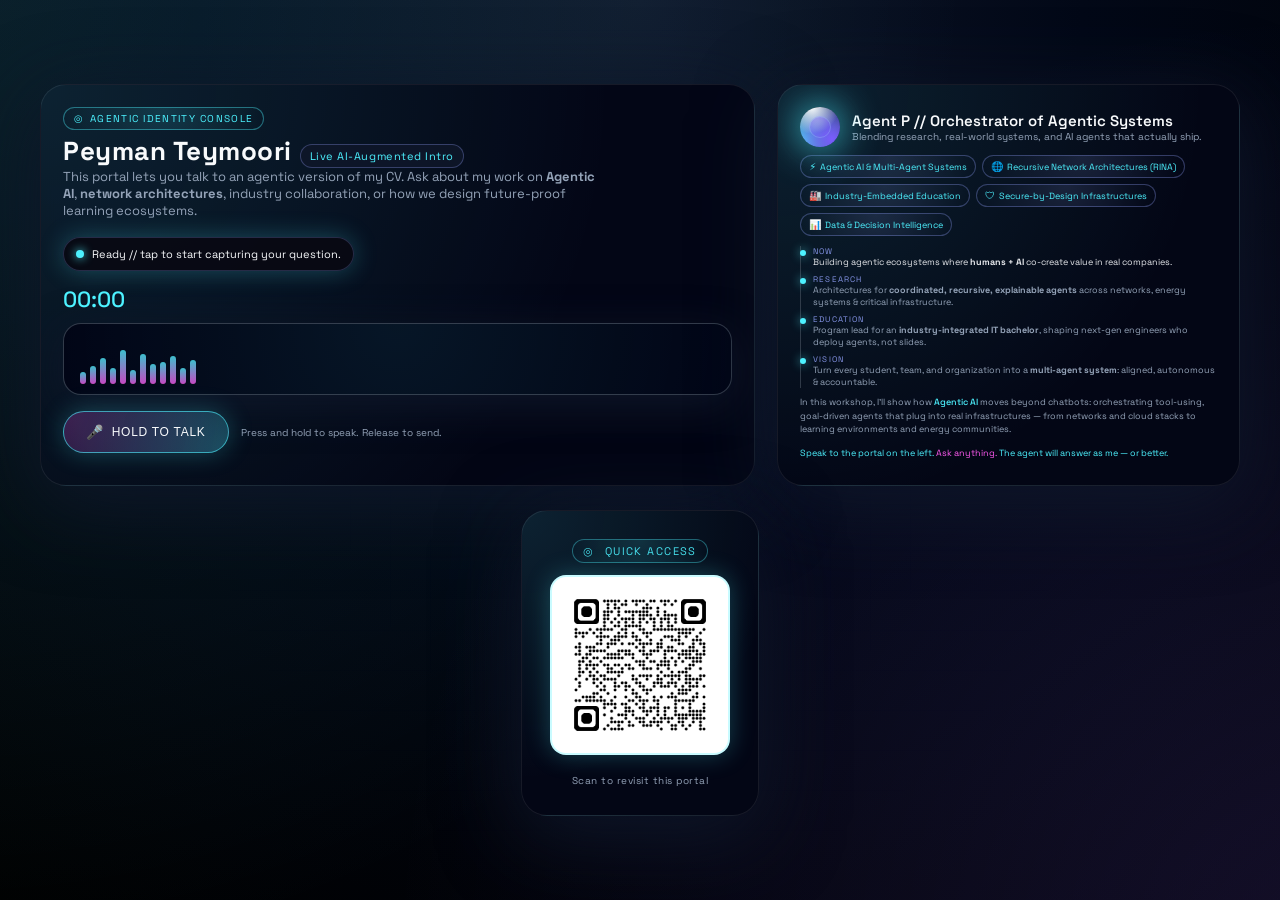
<file: index.html>
<!DOCTYPE html>
<html lang="en">
<head>
    <meta charset="UTF-8">
    <title>Agentic AI // Voice Portal</title>
    <meta name="viewport" content="width=device-width, initial-scale=1.0">

    <link href="https://fonts.googleapis.com/css2?family=Space+Grotesk:wght@300;500;700&display=swap" rel="stylesheet">

    <style>
        :root {
            --bg-dark: #020817;
            --accent: #4df2ff;
            --accent-soft: rgba(77, 242, 255, 0.2);
            --accent-pink: #ff5af1;
            --accent-purple: #7b5cff;
            --danger: #ff3366;
            --radius-xl: 26px;
            --radius-pill: 999px;
            --border-subtle: rgba(255, 255, 255, 0.08);
            --text-main: #f8fafc;
            --text-soft: #94a3b8;
            --glow-soft: 0 0 24px rgba(77, 242, 255, 0.25);
            --transition-fast: 0.22s ease;
            --transition-mid: 0.35s cubic-bezier(.34,.01,.2,1);
        }

        * {
            margin: 0;
            padding: 0;
            box-sizing: border-box;
        }

        body {
            font-family: 'Space Grotesk', system-ui, -apple-system, BlinkMacSystemFont, 'Segoe UI', sans-serif;
            background: radial-gradient(circle at top, #0f172a 0, #020817 40%, #000 100%);
            color: var(--text-main);
            min-height: 100vh;
            display: flex;
            flex-direction: column;
            justify-content: center;
            align-items: center;
            padding: 28px;
            overflow-y: auto;
            overflow-x: hidden;
            position: relative;
        }

        /* Animated grid background */
        body::before {
            content: "";
            position: fixed;
            inset: -50px;
            background-image:
                radial-gradient(circle at top left, rgba(77, 242, 255, 0.12), transparent 60%),
                radial-gradient(circle at bottom right, rgba(123, 92, 255, 0.16), transparent 55%);
            mix-blend-mode: screen;
            pointer-events: none;
            z-index: -3;
            animation: aurora 14s infinite alternate ease-in-out;
        }

        body::after {
            content: "";
            position: fixed;
            inset: -50px;
            background-image: 
                linear-gradient(rgba(148, 163, 253, 0.06) 1px, transparent 1px),
                linear-gradient(90deg, rgba(148, 163, 253, 0.04) 1px, transparent 1px);
            background-size: 40px 40px;
            opacity: 0.18;
            mask-image: radial-gradient(circle at center, black 0%, transparent 80%);
            pointer-events: none;
            z-index: -4;
            animation: grid-pan 40s linear infinite;
        }

        @keyframes aurora {
            0% { transform: translate3d(0,0,0) scale(1); opacity: 0.9; }
            100% { transform: translate3d(-20px, 16px, 0) scale(1.06); opacity: 1; }
        }

        @keyframes grid-pan {
            0% { transform: translate3d(0, 0, 0); }
            100% { transform: translate3d(-80px, -40px, 0); }
        }

        .shell {
            position: relative;
            width: 100%;
            max-width: 1200px;
            height: 100%;
            max-height: 720px;
            display: grid;
            grid-template-columns: minmax(0, 1.7fr) minmax(260px, 1.1fr);
            gap: 22px;
            z-index: 2;
        }

        .panel {
            background: radial-gradient(circle at top left, rgba(77, 242, 255, 0.12), transparent 70%) 
                        ,rgba(4, 7, 22, 0.98);
            border-radius: var(--radius-xl);
            border: 1px solid var(--border-subtle);
            box-shadow: 0 18px 80px rgba(15,23,42,0.96);
            padding: 22px 22px 20px;
            backdrop-filter: blur(18px) saturate(150%);
            position: relative;
            overflow: hidden;
        }

        .panel::before {
            content: "";
            position: absolute;
            inset: -2px;
            border-radius: inherit;
            background:
                linear-gradient(120deg, transparent 0%, rgba(77,242,255,0.1) 40%, transparent 100%);
            opacity: 0;
            mix-blend-mode: screen;
            pointer-events: none;
            transition: opacity var(--transition-mid);
        }
        .panel:hover::before {
            opacity: 1;
        }

        /* Left: main console */
        .headline {
            display: flex;
            align-items: center;
            gap: 10px;
            margin-bottom: 4px;
        }

        .eyebrow {
            font-size: 10px;
            text-transform: uppercase;
            letter-spacing: 0.13em;
            color: var(--accent);
            padding: 4px 10px;
            border-radius: var(--radius-pill);
            border: 1px solid rgba(77, 242, 255, 0.4);
            display: inline-flex;
            align-items: center;
            gap: 6px;
            background: radial-gradient(circle at top, rgba(77,242,255,0.14), transparent);
        }

        h1 {
            font-size: 26px;
            font-weight: 700;
            letter-spacing: 0.02em;
            display: flex;
            align-items: baseline;
            gap: 8px;
        }

        h1 span.tag {
            font-size: 11px;
            font-weight: 400;
            padding: 4px 9px;
            border-radius: var(--radius-pill);
            background: rgba(15,23,42,0.9);
            border: 1px solid rgba(148,163,253,0.3);
            color: var(--accent);
        }

        .subtitle {
            font-size: 13px;
            color: var(--text-soft);
            margin-bottom: 18px;
            max-width: 540px;
        }

        .status {
            padding: 9px 12px;
            border-radius: var(--radius-pill);
            font-size: 11px;
            display: inline-flex;
            align-items: center;
            gap: 8px;
            margin-bottom: 14px;
            border: 1px solid rgba(148,163,253,0.22);
            background: rgba(9,9,19,0.92);
            box-shadow: var(--glow-soft);
            transition: all var(--transition-fast);
        }

        .status span.dot {
            width: 8px;
            height: 8px;
            border-radius: 999px;
            background: var(--accent);
            box-shadow: 0 0 10px var(--accent);
        }

        .status.idle span.dot {
            background: var(--accent);
            box-shadow: 0 0 10px var(--accent);
        }

        .status.recording {
            border-color: rgba(255,51,102,0.6);
            background: radial-gradient(circle at top left, rgba(255,51,102,0.18), rgba(8,6,20,0.98));
            color: #ffe4ea;
        }
        .status.recording span.dot {
            background: var(--danger);
            box-shadow: 0 0 12px var(--danger);
            animation: blink 0.7s infinite alternate;
        }

        .status.processing {
            border-color: rgba(148,163,253,0.6);
            background: radial-gradient(circle at top, rgba(123,92,255,0.16), rgba(6,9,24,0.98));
            color: var(--accent);
        }

        .status.playing {
            border-color: rgba(34,197,94,0.7);
            background: radial-gradient(circle at left, rgba(22,163,74,0.26), rgba(3,7,18,0.98));
            color: #bbf7d0;
        }
        .status.playing span.dot {
            background: #22c55e;
            box-shadow: 0 0 12px #22c55e;
        }

        @keyframes blink {
            0% { opacity: 0.4; }
            100% { opacity: 1; }
        }

        .timer {
            font-family: 'Space Grotesk', monospace;
            font-size: 22px;
            font-weight: 500;
            color: var(--accent);
            margin-bottom: 10px;
        }

        .waveform {
            height: 72px;
            border-radius: 18px;
            background: radial-gradient(circle at top, rgba(77,242,255,0.07), transparent),
                        rgba(2,6,23,0.98);
            border: 1px solid rgba(75,85,99,0.68);
            display: flex;
            align-items: flex-end;
            gap: 4px;
            padding: 10px 16px;
            margin-bottom: 16px;
            overflow: hidden;
            box-shadow: 0 10px 40px rgba(15,23,42,0.95);
        }

        .waveform-bar {
            flex: 1;
            max-width: 6px;
            background: linear-gradient(to top, var(--accent-pink), var(--accent));
            border-radius: 999px;
            height: 10px;
            opacity: 0.78;
            transform-origin: bottom center;
            transition: height 0.08s linear, opacity 0.15s ease;
        }

        .controls {
            display: flex;
            align-items: center;
            gap: 12px;
            margin-bottom: 12px;
        }

        button {
            border: none;
            cursor: pointer;
            display: inline-flex;
            align-items: center;
            gap: 8px;
            padding: 12px 22px;
            border-radius: var(--radius-pill);
            font-size: 12px;
            font-weight: 500;
            letter-spacing: 0.06em;
            text-transform: uppercase;
            background: transparent;
            color: var(--text-main);
            position: relative;
            overflow: hidden;
            transition: all var(--transition-mid);
            outline: none;
            backdrop-filter: blur(10px);
            white-space: nowrap;
            /* Prevent text selection during hold */
            user-select: none;
            -webkit-user-select: none;
            -moz-user-select: none;
            -ms-user-select: none;
        }

        button span.icon {
            font-size: 14px;
        }

        .record-btn {
            background: radial-gradient(circle at top left, rgba(255,90,241,0.22), transparent),
                        radial-gradient(circle at bottom right, rgba(77,242,255,0.28), transparent),
                        rgba(5,15,35,1);
            border: 1px solid rgba(77,242,255,0.6);
            box-shadow: var(--glow-soft);
        }

        .record-btn:hover:not(:disabled) {
            transform: translateY(-1px) scale(1.02);
            box-shadow: 0 0 32px rgba(77,242,255,0.5);
        }

        .record-btn.recording {
            background: radial-gradient(circle at center, rgba(255,51,102,0.33), rgba(7,6,18,1));
            border-color: rgba(255,51,102,0.9);
            box-shadow: 0 0 40px rgba(255,51,102,0.7);
        }

        .stop-btn {
            padding-inline: 16px;
            background: rgba(15,23,42,0.96);
            border-radius: var(--radius-pill);
            border: 1px solid rgba(148,163,253,0.5);
            color: var(--accent);
        }

        .stop-btn:hover:not(:disabled) {
            transform: translateY(-1px);
            box-shadow: 0 0 22px rgba(123,92,255,0.4);
        }

        button:disabled {
            opacity: 0.36;
            cursor: not-allowed;
            box-shadow: none;
            transform: none;
        }

        .hint {
            font-size: 10px;
            color: var(--text-soft);
        }

        .error {
            margin-top: 6px;
            margin-bottom: 4px;
            padding: 8px 10px;
            border-radius: 12px;
            font-size: 10px;
            background: rgba(127,29,29,0.88);
            color: #fee2e2;
            border: 1px solid rgba(254,202,202,0.3);
            display: none;
        }

        .error.show {
            display: block;
        }

        audio {
            width: 100%;
            margin-top: 10px;
            display: none;
            filter: drop-shadow(0 8px 18px rgba(15,23,42,0.9));
        }

        audio.show {
            display: block;
        }

        /* Right: persona + agentic story */
        .persona-header {
            display: flex;
            align-items: center;
            gap: 12px;
            margin-bottom: 8px;
        }

        .orb {
            width: 40px;
            height: 40px;
            border-radius: 999px;
            background:
                radial-gradient(circle at 30% 0%, #ffffff, transparent 55%),
                radial-gradient(circle at 80% 80%, var(--accent-purple), transparent),
                radial-gradient(circle at 0% 90%, var(--accent), transparent);
            box-shadow: 0 0 38px rgba(77,242,255,0.9);
            position: relative;
            animation: orb-float 3.4s infinite ease-in-out;
        }

        .orb::after {
            content: "";
            position: absolute;
            inset: 9px;
            border-radius: inherit;
            border: 1px solid rgba(148,163,253,0.55);
            opacity: 0.9;
            box-shadow: 0 0 12px rgba(123,92,255,0.7) inset;
        }

        @keyframes orb-float {
            0%, 100% { transform: translateY(0); }
            50% { transform: translateY(-4px); }
        }

        .persona-title {
            font-size: 15px;
            font-weight: 600;
        }

        .persona-sub {
            font-size: 10px;
            color: var(--text-soft);
        }

        .chips {
            display: flex;
            flex-wrap: wrap;
            gap: 6px;
            margin: 6px 0 10px;
        }

        .chip {
            padding: 4px 8px;
            font-size: 9px;
            border-radius: var(--radius-pill);
            border: 1px solid rgba(148,163,253,0.32);
            color: var(--accent);
            background: radial-gradient(circle at top, rgba(148,163,253,0.14), transparent);
            display: inline-flex;
            align-items: center;
            gap: 4px;
        }

        .chip span {
            font-size: 10px;
        }

        .timeline {
            margin-top: 4px;
            padding-left: 4px;
            border-left: 1px solid rgba(75,85,99,0.6);
            display: grid;
            gap: 6px;
            font-size: 9px;
            color: var(--text-soft);
        }

        .timeline-item {
            padding-left: 8px;
            position: relative;
        }

        .timeline-item::before {
            content: "";
            position: absolute;
            left: -5px;
            top: 4px;
            width: 6px;
            height: 6px;
            border-radius: 999px;
            background: var(--accent);
            box-shadow: 0 0 10px rgba(77,242,255,0.8);
        }

        .timeline-label {
            font-size: 8px;
            text-transform: uppercase;
            letter-spacing: 0.14em;
            color: rgba(148,163,253,0.9);
        }

        .timeline-highlight {
            color: #e5e7eb;
            font-size: 9px;
        }

        .microcopy {
            margin-top: 8px;
            font-size: 9px;
            color: var(--text-soft);
            line-height: 1.5;
        }

        .microcopy strong {
            color: var(--accent);
            font-weight: 500;
        }

        .cta-line {
            margin-top: 10px;
            font-size: 9px;
            color: var(--accent);
        }

        .cta-line span {
            color: var(--accent-pink);
        }

        @media (max-width: 880px) {
            body {
                padding: 14px;
                overflow-y: auto;
            }
            .shell {
                grid-template-columns: 1fr;
                max-height: none;
                height: auto;
            }
            .panel {
                max-height: none;
            }
        }
    </style>
</head>
<body>
<div class="shell">

    <section class="panel">
        <div class="headline">
            <div class="eyebrow">
                <span>◎</span> Agentic Identity Console
            </div>
        </div>

        <h1>
            Peyman Teymoori
            <span class="tag">Live AI-Augmented Intro</span>
        </h1>

        <p class="subtitle">
            This portal lets you talk to an agentic version of my CV. Ask about my work on
            <strong>Agentic AI</strong>, <strong>network architectures</strong>, industry collaboration,
            or how we design future-proof learning ecosystems.
        </p>

        <div class="status idle" id="status">
            <span class="dot"></span>
            Ready // tap to start capturing your question.
        </div>

        <div class="timer" id="timer">00:00</div>

        <div class="waveform" id="waveform">
            <div class="waveform-bar" style="height: 12px;"></div>
            <div class="waveform-bar" style="height: 18px;"></div>
            <div class="waveform-bar" style="height: 26px;"></div>
            <div class="waveform-bar" style="height: 16px;"></div>
            <div class="waveform-bar" style="height: 34px;"></div>
            <div class="waveform-bar" style="height: 14px;"></div>
            <div class="waveform-bar" style="height: 30px;"></div>
            <div class="waveform-bar" style="height: 20px;"></div>
            <div class="waveform-bar" style="height: 22px;"></div>
            <div class="waveform-bar" style="height: 28px;"></div>
            <div class="waveform-bar" style="height: 16px;"></div>
            <div class="waveform-bar" style="height: 24px;"></div>
        </div>

        <div class="controls">
            <button class="record-btn" id="recordBtn">
                <span class="icon" id="recordIcon">🎤</span>
                <span id="recordText">Hold to Talk</span>
            </button>

            <div class="hint">
                Press and hold to speak. Release to send.
            </div>
        </div>

        <div class="error" id="error"></div>

        <audio id="responseAudio" controls></audio>
    </section>

    <aside class="panel">
        <div class="persona-header">
            <div class="orb"></div>
            <div>
                <div class="persona-title">Agent P // Orchestrator of Agentic Systems</div>
                <div class="persona-sub">
                    Blending research, real-world systems, and AI agents that actually ship.
                </div>
            </div>
        </div>

        <div class="chips">
            <div class="chip"><span>⚡</span> Agentic AI & Multi-Agent Systems</div>
            <div class="chip"><span>🌐</span> Recursive Network Architectures (RINA)</div>
            <div class="chip"><span>🏭</span> Industry-Embedded Education</div>
            <div class="chip"><span>🛡</span> Secure-by-Design Infrastructures</div>
            <div class="chip"><span>📊</span> Data & Decision Intelligence</div>
        </div>

        <div class="timeline">
            <div class="timeline-item">
                <div class="timeline-label">Now</div>
                <div class="timeline-highlight">
                    Building agentic ecosystems where <strong>humans + AI</strong> co-create value in real companies.
                </div>
            </div>
            <div class="timeline-item">
                <div class="timeline-label">Research</div>
                <div>
                    Architectures for <strong>coordinated, recursive, explainable agents</strong> across networks,
                    energy systems & critical infrastructure.
                </div>
            </div>
            <div class="timeline-item">
                <div class="timeline-label">Education</div>
                <div>
                    Program lead for an <strong>industry-integrated IT bachelor</strong>, shaping
                    next-gen engineers who deploy agents, not slides.
                </div>
            </div>
            <div class="timeline-item">
                <div class="timeline-label">Vision</div>
                <div>
                    Turn every student, team, and organization into a <strong>multi-agent system</strong>:
                    aligned, autonomous & accountable.
                </div>
            </div>
        </div>

        <p class="microcopy">
            In this workshop, I’ll show how <strong>Agentic AI</strong> moves beyond chatbots:
            orchestrating tool-using, goal-driven agents that plug into real infrastructures —
            from networks and cloud stacks to learning environments and energy communities.
        </p>

        <p class="cta-line">
            Speak to the portal on the left. <span>Ask anything.</span>
            The agent will answer as me — or better.
        </p>
    </aside>
</div>

<script>
    const WEBHOOK_URL = 'https://seraphic-columbus-nonorthodoxly.ngrok-free.dev/webhook/voice-cv-assistant';

    let mediaRecorder;
    let audioChunks = [];
    let timerInterval;
    let startTime;
    let audioContext;
    let analyser;
    let animationId;
    let isRecording = false; // Tracks logic state

    const recordBtn = document.getElementById('recordBtn');
    const statusEl = document.getElementById('status');
    const timerEl = document.getElementById('timer');
    const errorDiv = document.getElementById('error');
    const responseAudio = document.getElementById('responseAudio');
    const waveformBars = document.querySelectorAll('.waveform-bar');
    const recordIcon = document.getElementById('recordIcon');
    const recordText = document.getElementById('recordText');

    function setStatus(text, mode) {
        statusEl.textContent = '';
        const dot = document.createElement('span');
        dot.className = 'dot';
        statusEl.appendChild(dot);
        statusEl.appendChild(document.createTextNode(' ' + text));
        statusEl.className = 'status ' + mode;
    }

    function showError(message) {
        errorDiv.textContent = message;
        errorDiv.classList.add('show');
        setTimeout(() => errorDiv.classList.remove('show'), 6000);
    }

    function updateTimer() {
        const elapsed = Date.now() - startTime;
        const minutes = Math.floor(elapsed / 60000);
        const seconds = Math.floor((elapsed % 60000) / 1000);
        timerEl.textContent =
            `${String(minutes).padStart(2, '0')}:${String(seconds).padStart(2, '0')}`;
    }

    function animateWaveform() {
        if (!analyser) return;

        const dataArray = new Uint8Array(analyser.frequencyBinCount);
        analyser.getByteFrequencyData(dataArray);

        waveformBars.forEach((bar, index) => {
            const dataIndex = Math.floor((index / waveformBars.length) * dataArray.length);
            const value = dataArray[dataIndex];
            const height = Math.max(8, (value / 255) * 64);
            bar.style.height = `${height}px`;
            bar.style.opacity = 0.5 + (value / 255) * 0.5;
        });

        animationId = requestAnimationFrame(animateWaveform);
    }

    function resetWaveform() {
        waveformBars.forEach(bar => {
            bar.style.height = '10px';
            bar.style.opacity = 0.78;
        });
    }

    function resetUI() {
        setStatus('Ready // hold to speak.', 'idle');
        recordBtn.disabled = false;
        recordBtn.classList.remove('recording');
        recordIcon.textContent = '🎤';
        recordText.textContent = 'Hold to Talk';
        timerEl.textContent = '00:00';
        isRecording = false;
    }

    async function startRecording(e) {
        // Prevent default behavior (like text selection on double clicks)
        if(e) e.preventDefault();
        if(isRecording) return; // Prevent double fire

        try {
            isRecording = true; // We intend to record
            
            // Visual Feedback immediately
            recordBtn.classList.add('recording');
            recordIcon.textContent = '⏺';
            recordText.textContent = 'Listening…';
            setStatus('Initializing audio...', 'recording');
            responseAudio.classList.remove('show');

            const stream = await navigator.mediaDevices.getUserMedia({ audio: true });

            // RACE CONDITION CHECK:
            // If the user released the button while we were waiting for the stream:
            if (!isRecording) {
                stream.getTracks().forEach(t => t.stop()); // Stop the stream we just got
                resetUI(); // Ensure UI is clean
                return; // Don't start recorder
            }

            audioContext = new (window.AudioContext || window.webkitAudioContext)();
            const source = audioContext.createMediaStreamSource(stream);
            analyser = audioContext.createAnalyser();
            analyser.fftSize = 256;
            source.connect(analyser);
            animateWaveform();

            mediaRecorder = new MediaRecorder(stream, { mimeType: 'audio/webm' });
            audioChunks = [];

            mediaRecorder.ondataavailable = e => {
                if (e.data.size > 0) audioChunks.push(e.data);
            };

            mediaRecorder.onstop = async () => {
                cancelAnimationFrame(animationId);
                resetWaveform();

                // Only send if we actually have data
                if (audioChunks.length > 0) {
                    const audioBlob = new Blob(audioChunks, { type: 'audio/webm' });
                    
                    // --- NEW: Change Button to "Wait" ---
                    recordText.textContent = 'Wait';
                    recordIcon.textContent = '⏳';
                    recordBtn.disabled = true; // Prevent double-clicks while sending
                    // ------------------------------------
                    
                    await sendAudio(audioBlob);
                } else {
                    resetUI();
                }

                stream.getTracks().forEach(t => t.stop());
                if (audioContext) audioContext.close();
            };

            mediaRecorder.start();
            startTime = Date.now();
            timerInterval = setInterval(updateTimer, 120);
            setStatus('Recording… ask your question.', 'recording');

        } catch (err) {
            console.error(err);
            showError('Microphone access blocked. Enable it to talk to the agent.');
            resetUI();
        }
    }

    function stopRecording(e) {
        if(e) e.preventDefault();
        
        // User signal to stop
        isRecording = false; 

        if (mediaRecorder && mediaRecorder.state === 'recording') {
            mediaRecorder.stop();
            clearInterval(timerInterval);
            setStatus('Processing your question…', 'processing');
        }
        // Note: If mediaRecorder isn't 'recording' yet (because startRecording is still
        // waiting for the microphone), the check inside startRecording will see
        // isRecording == false and cancel everything automatically.
    }

    async function sendAudio(audioBlob) {
        try {
            const formData = new FormData();
            formData.append('data', audioBlob, 'recording.webm');

            setStatus('Transmitting to backend AI pipeline…', 'processing');

            const response = await fetch(WEBHOOK_URL, {
                method: 'POST',
                body: formData
            });

            if (!response.ok) {
                throw new Error(`Server responded: ${response.status}`);
            }

            const responseBlob = await response.blob();
            const audioUrl = URL.createObjectURL(responseBlob);

            responseAudio.src = audioUrl;
            responseAudio.classList.add('show');

            setStatus('Playing my synthesized response…', 'playing');
            // Note: Button is already disabled from onstop, we keep it disabled here.
            responseAudio.play();

            responseAudio.onended = () => {
                resetUI();
            };
        } catch (err) {
            console.error(err);
            showError('Failed to reach the agentic backend. Try again in a moment.');
            resetUI();
        }
    }

    // Desktop Events
    recordBtn.addEventListener('mousedown', startRecording);
    recordBtn.addEventListener('mouseup', stopRecording);
    recordBtn.addEventListener('mouseleave', (e) => {
        // If mouse leaves button while recording, stop it
        if (isRecording) stopRecording(e);
    });
    
    // Touch Events (Mobile)
    recordBtn.addEventListener('touchstart', startRecording);
    recordBtn.addEventListener('touchend', stopRecording);
    recordBtn.addEventListener('touchcancel', stopRecording);

    if (!navigator.mediaDevices || !navigator.mediaDevices.getUserMedia) {
        showError('This browser cannot access audio. Please use a modern browser like Chrome or Edge.');
        recordBtn.disabled = true;
        setStatus('Incompatible browser detected.', 'idle');
    }
</script>

<div style="max-width: 1200px; margin: 24px auto 0; text-align: center; position: relative; z-index: 2;">
    <div style="background: radial-gradient(circle at top left, rgba(77, 242, 255, 0.12), transparent 70%), rgba(4, 7, 22, 0.98); border-radius: 26px; border: 1px solid rgba(255, 255, 255, 0.08); padding: 28px; backdrop-filter: blur(18px) saturate(150%); box-shadow: 0 18px 80px rgba(15,23,42,0.96); display: inline-block;">
        <div style="font-size: 11px; text-transform: uppercase; letter-spacing: 0.13em; color: var(--accent); margin-bottom: 12px; opacity: 0.9;">
            <span style="display: inline-block; padding: 4px 10px; border-radius: 999px; border: 1px solid rgba(77, 242, 255, 0.4); background: radial-gradient(circle at top, rgba(77,242,255,0.14), transparent);">
                <span style="display: inline-block; margin-right: 6px;">◎</span> Quick Access
            </span>
        </div>
        <img src="./assets/images/qrcode_peyman-t.github.io.png" alt="QR Code - peyman-t.github.io" style="width: 180px; height: 180px; border-radius: 16px; box-shadow: 0 0 24px rgba(77, 242, 255, 0.25); border: 2px solid rgba(77, 242, 255, 0.3); background: white; padding: 8px;">
        <div style="margin-top: 14px; font-size: 10px; color: #94a3b8; letter-spacing: 0.05em;">
            Scan to revisit this portal
        </div>
    </div>
</div>

</body>
</html>
</file>
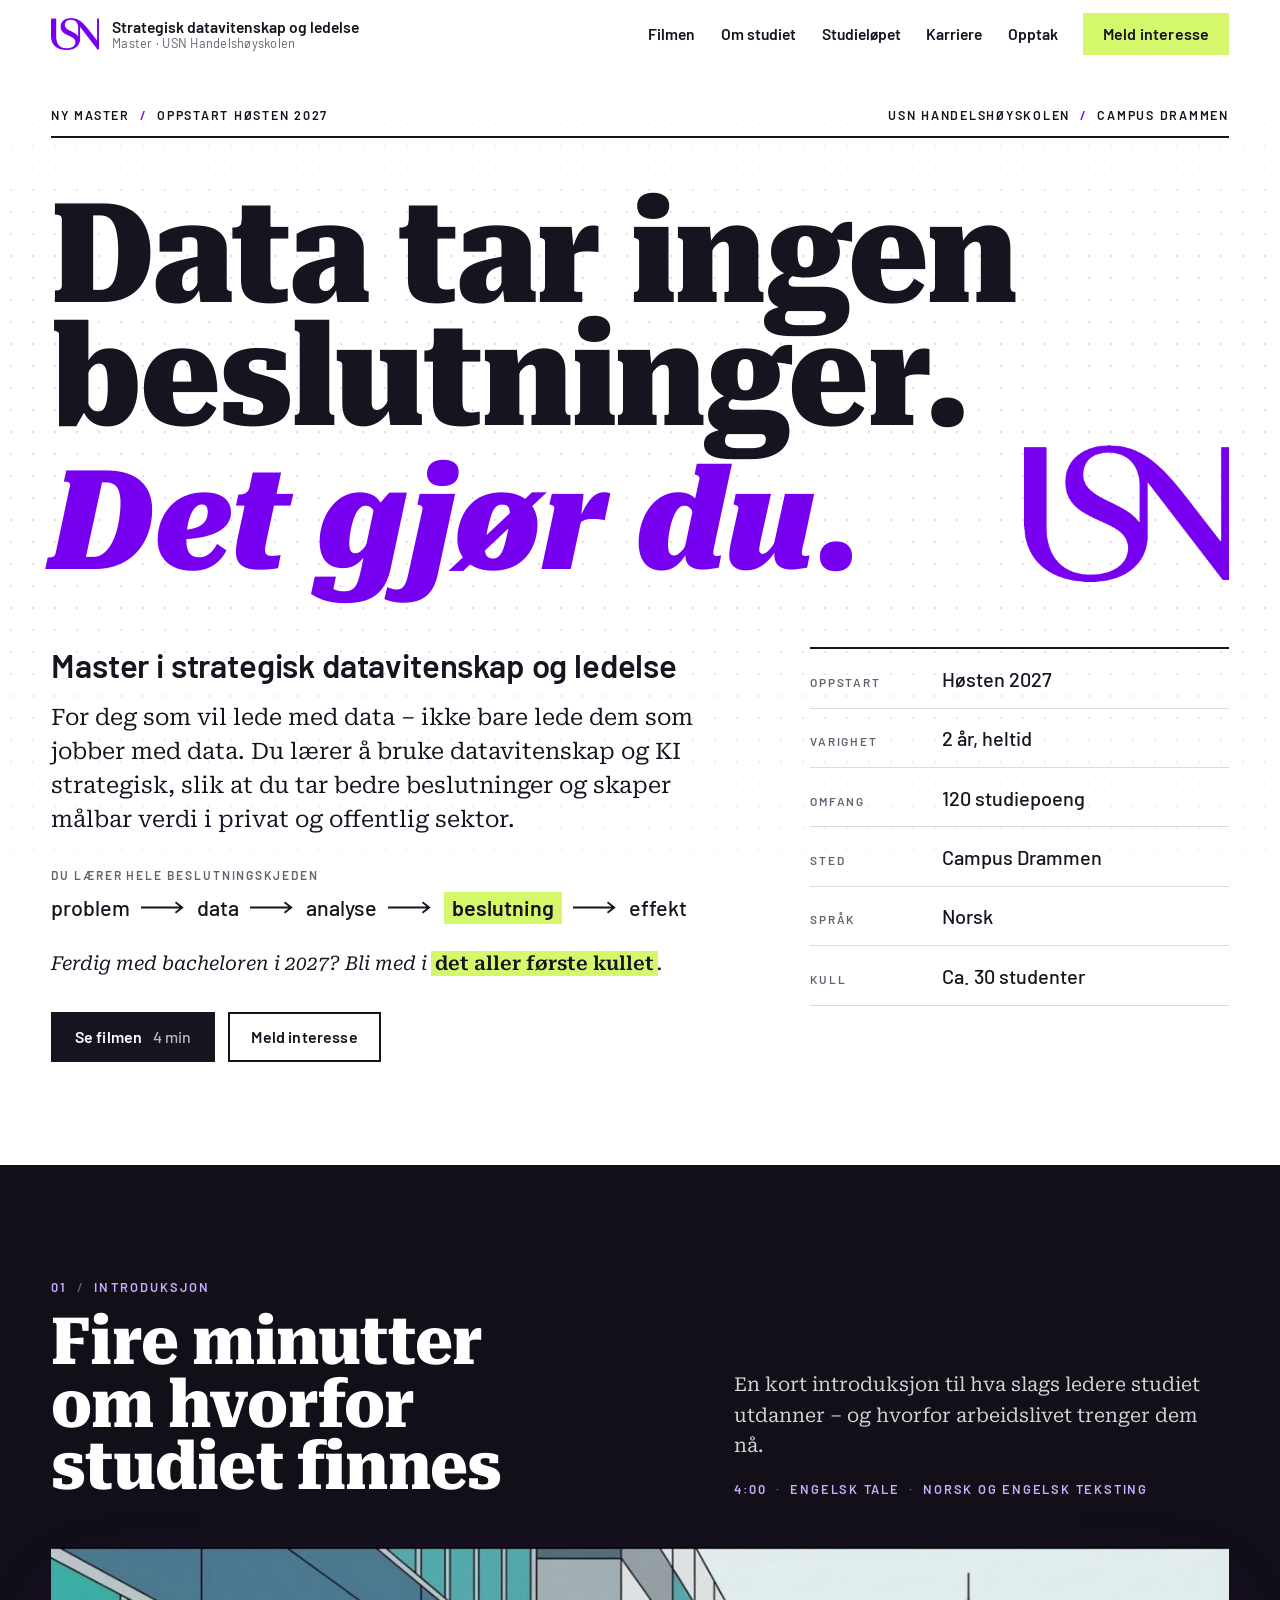
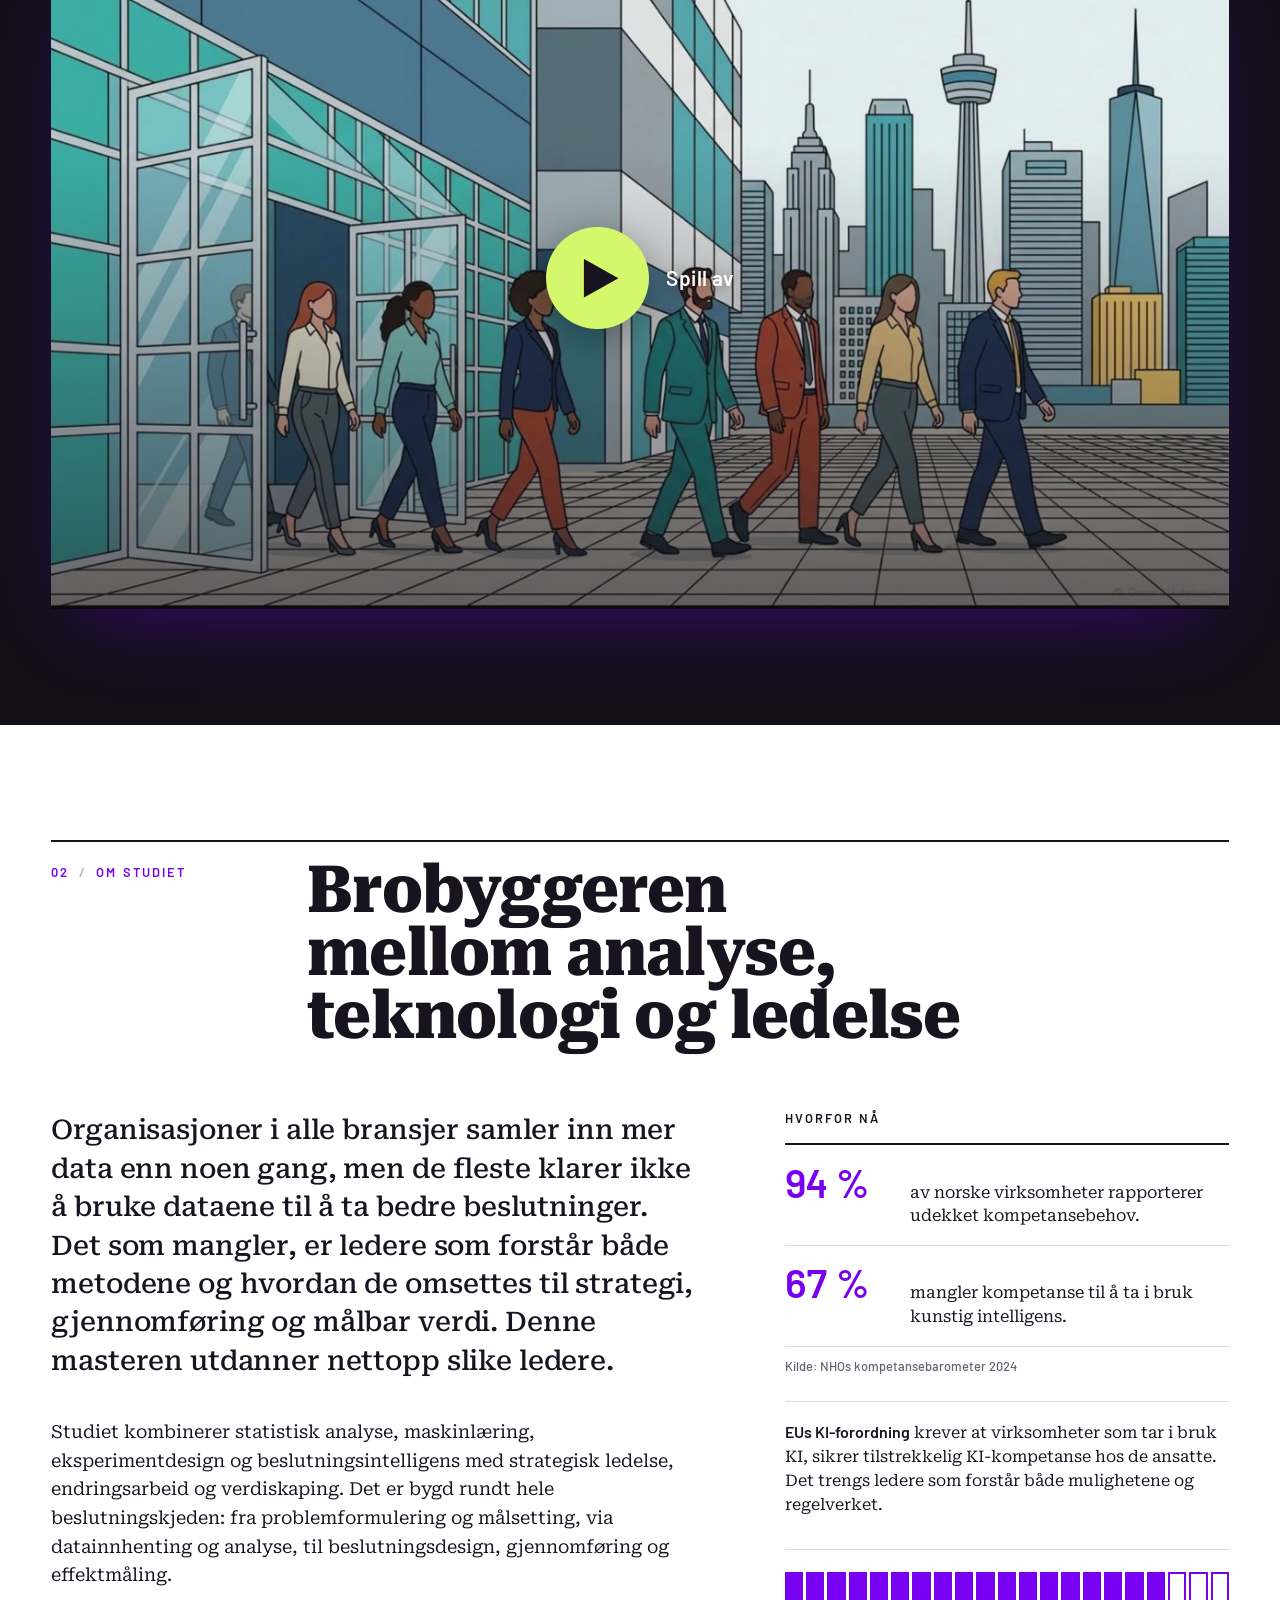
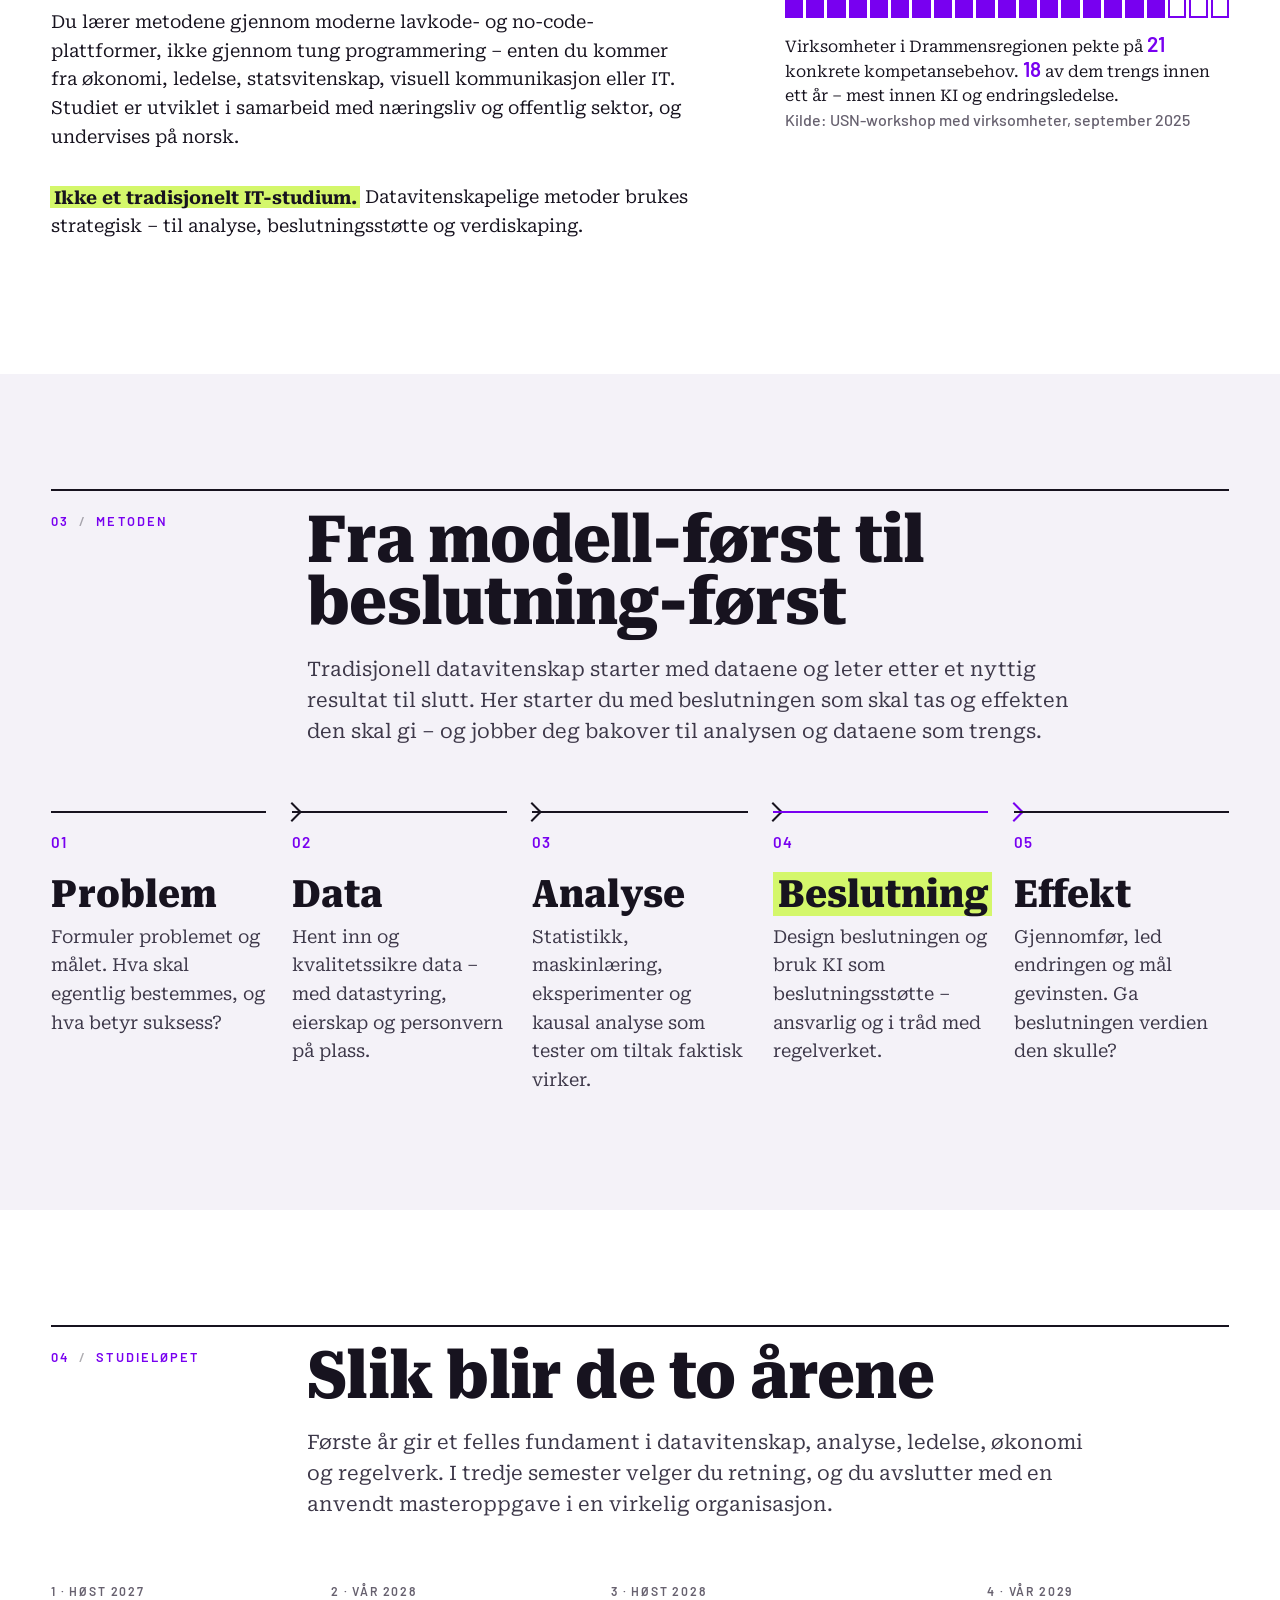
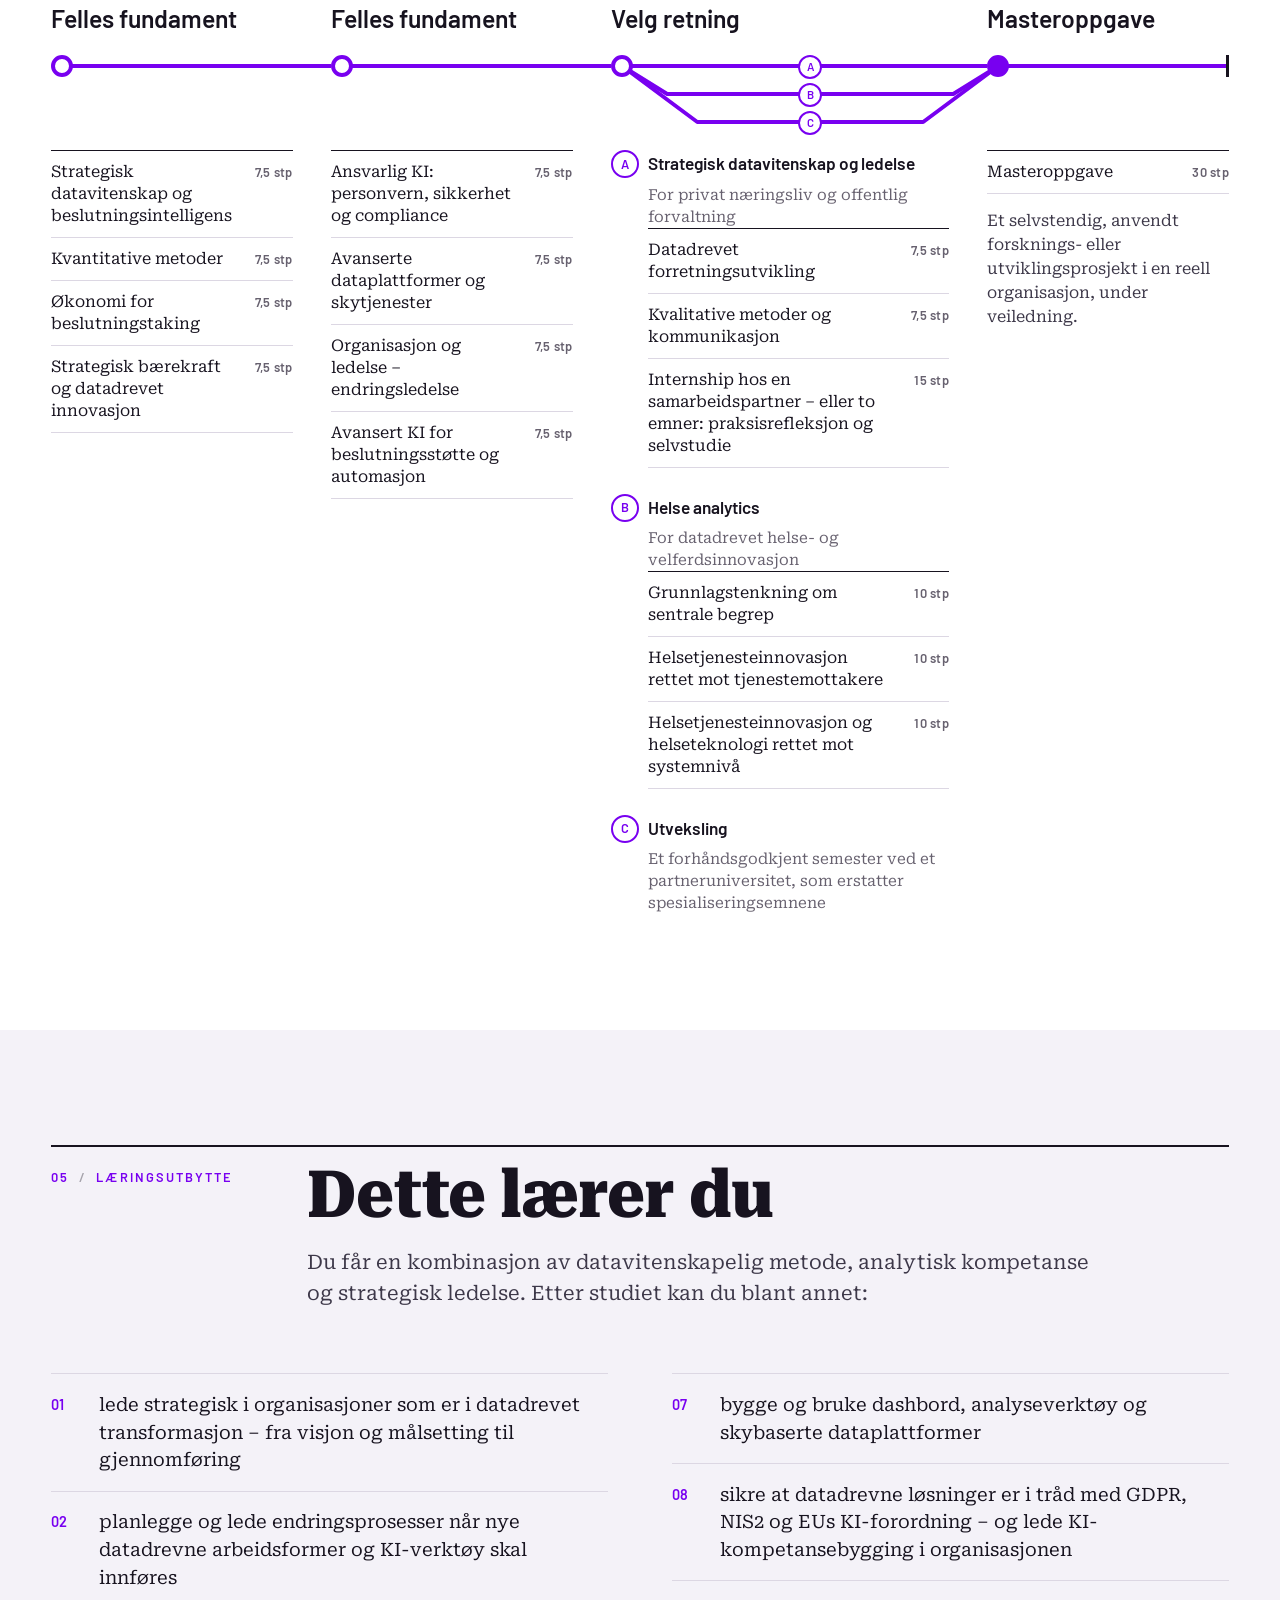
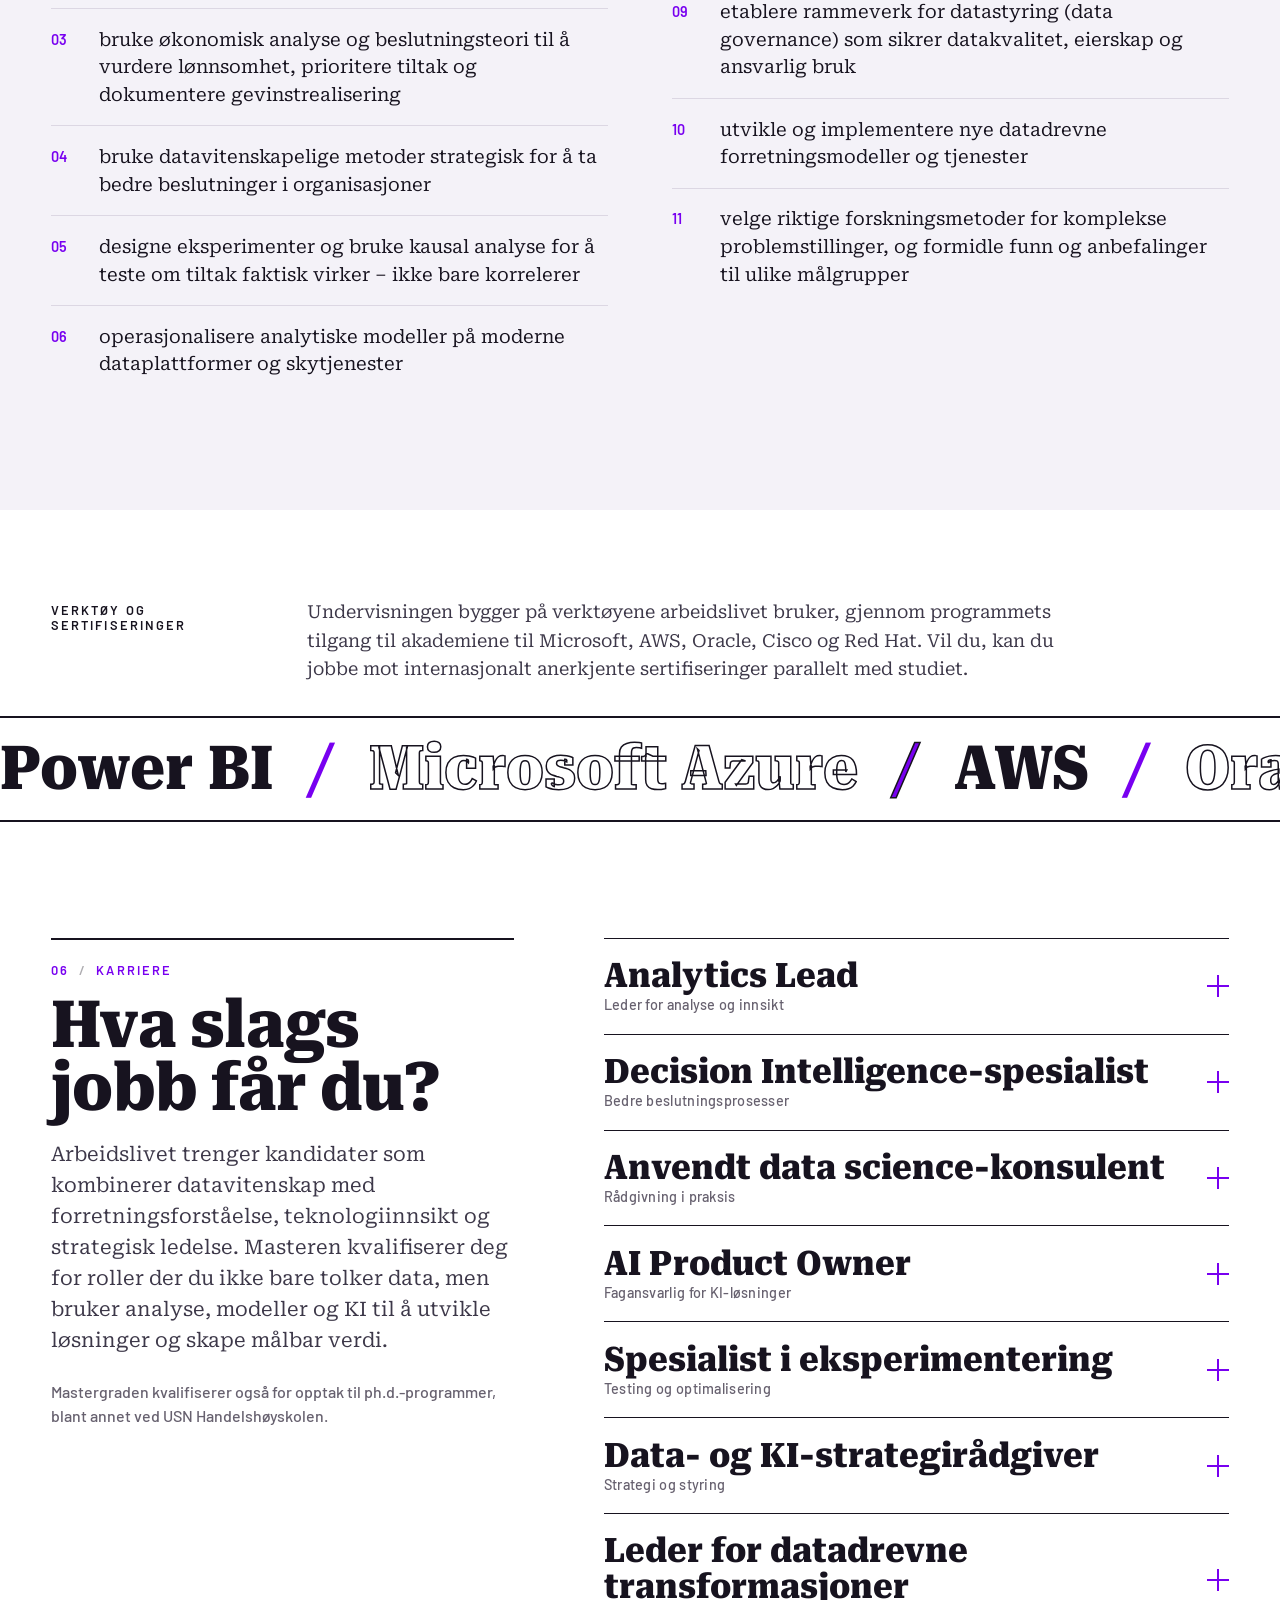
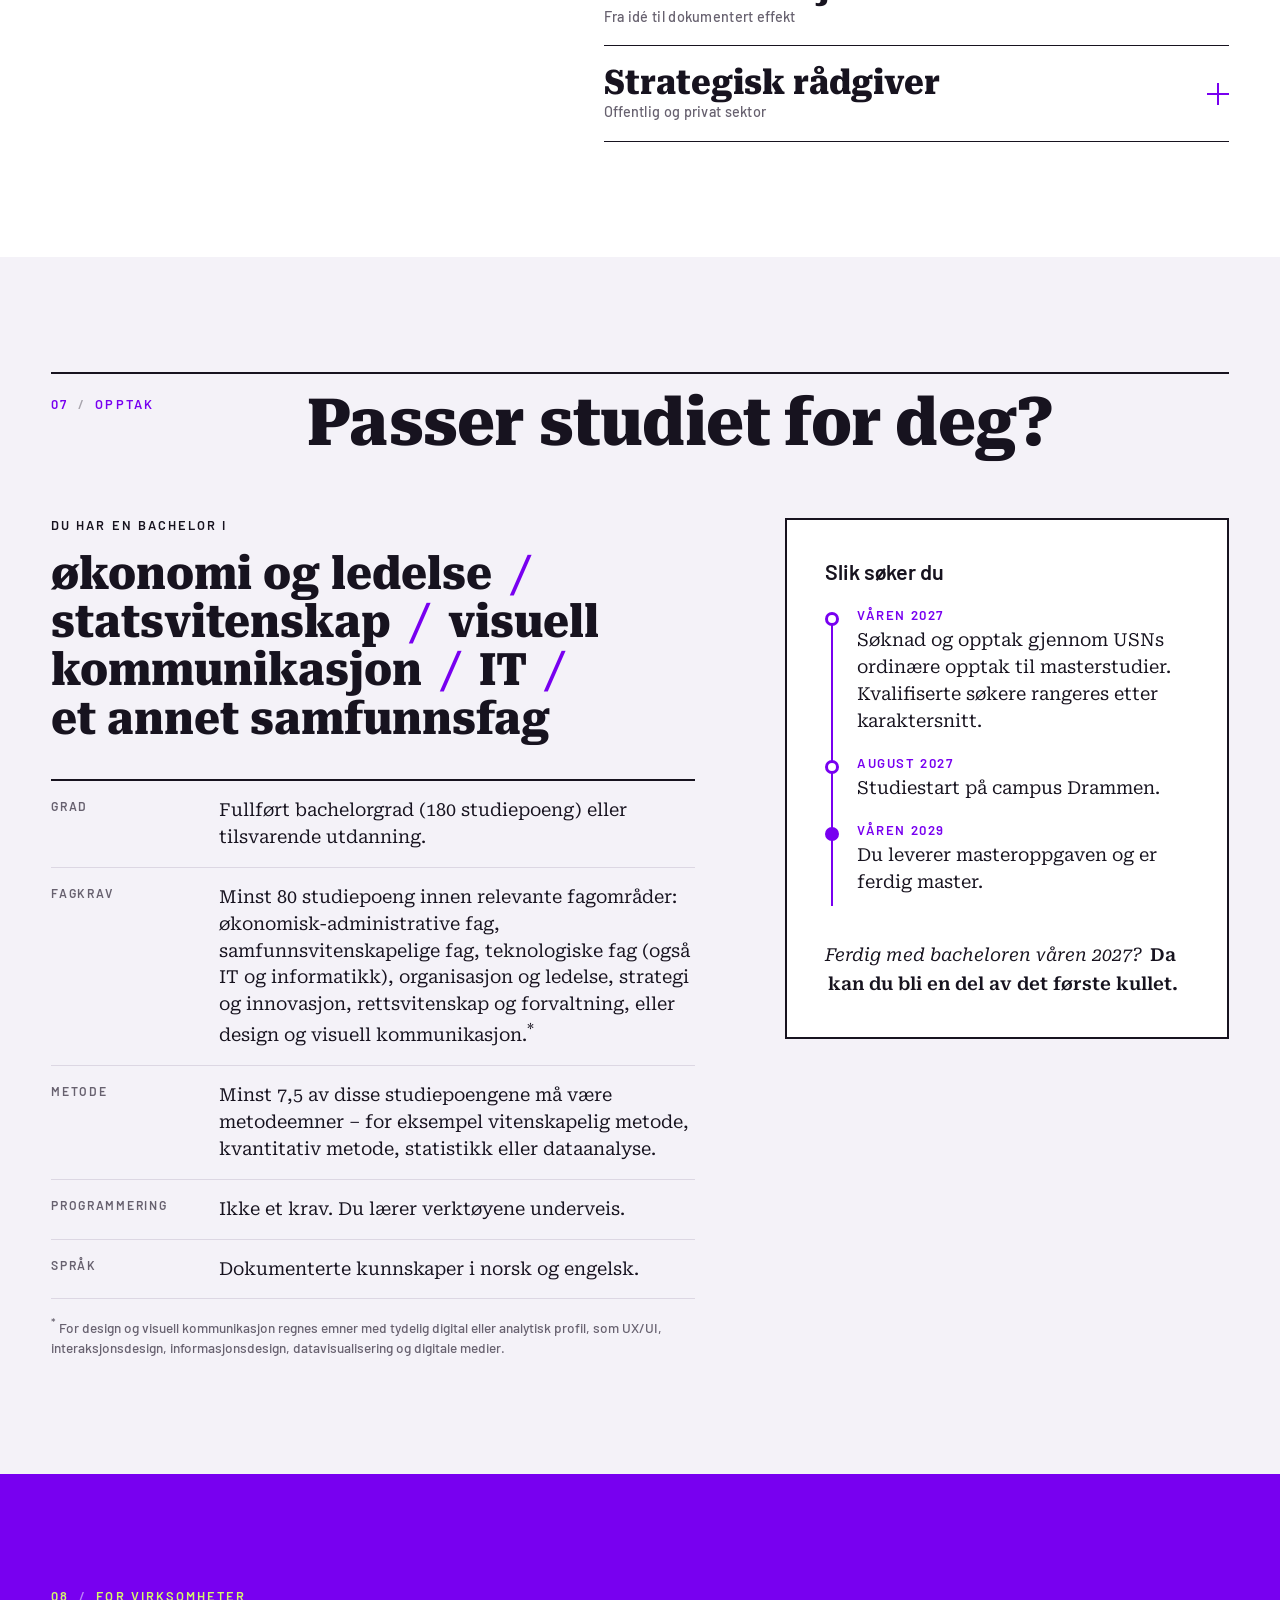
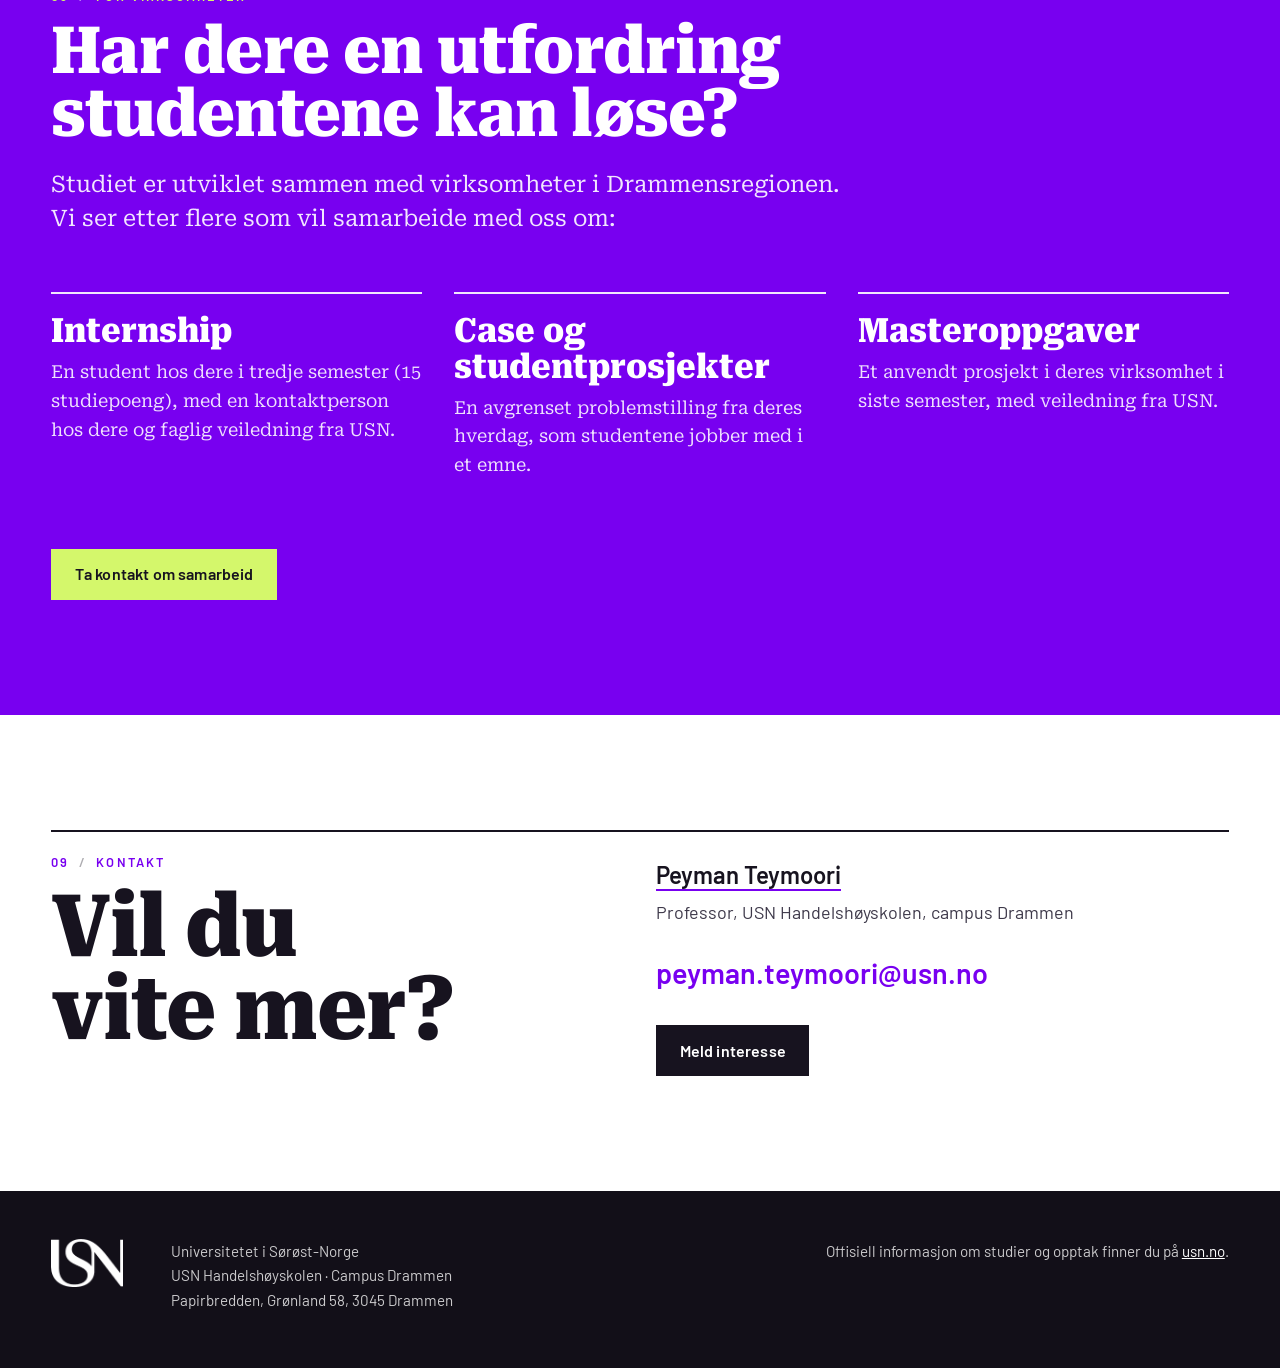
<file: sdl/index.html>
<!doctype html>
<html lang="nb">
<head>
  <meta charset="utf-8">
  <meta name="viewport" content="width=device-width, initial-scale=1">
  <title>Master i strategisk datavitenskap og ledelse | USN Handelshøyskolen</title>
  <meta name="description" content="Ny master ved USN Handelshøyskolen i Drammen: lær å bruke datavitenskap og KI strategisk for bedre beslutninger og målbar verdi. To år, 120 studiepoeng, oppstart høsten 2027.">
  <meta name="theme-color" content="#ffffff">
  <link rel="canonical" href="https://peyman-t.github.io/sdl/">
  <link rel="icon" href="assets/img/favicon-32.png" sizes="32x32" type="image/png">
  <link rel="apple-touch-icon" href="assets/img/apple-touch-icon.png">
  <link rel="preload" href="assets/fonts/roboto-serif-normal.woff2" as="font" type="font/woff2" crossorigin>
  <link rel="preload" href="assets/fonts/barlow-600.woff2" as="font" type="font/woff2" crossorigin>
  <link rel="stylesheet" href="assets/css/style.css">

  <meta property="og:type" content="website">
  <meta property="og:locale" content="nb_NO">
  <meta property="og:site_name" content="USN Handelshøyskolen">
  <meta property="og:title" content="Master i strategisk datavitenskap og ledelse">
  <meta property="og:description" content="Data tar ingen beslutninger. Det gjør du. Ny master ved USN Handelshøyskolen, campus Drammen – oppstart høsten 2027.">
  <meta property="og:url" content="https://peyman-t.github.io/sdl/">
  <meta property="og:image" content="https://peyman-t.github.io/sdl/assets/img/og-image.png">
  <meta property="og:image:width" content="1200">
  <meta property="og:image:height" content="630">
  <meta name="twitter:card" content="summary_large_image">

  <script>document.documentElement.classList.add('js');</script>
  <script type="application/ld+json">
  {
    "@context": "https://schema.org",
    "@type": "EducationalOccupationalProgram",
    "name": "Master i strategisk datavitenskap og ledelse",
    "alternateName": "Master in Strategic Data Science and Management",
    "description": "Tverrfaglig masterprogram som kombinerer datavitenskapelige metoder og KI med strategisk ledelse, endringsledelse og verdiskaping.",
    "url": "https://peyman-t.github.io/sdl/",
    "provider": {
      "@type": "CollegeOrUniversity",
      "name": "Universitetet i Sørøst-Norge (USN), USN Handelshøyskolen",
      "url": "https://www.usn.no"
    },
    "educationalCredentialAwarded": "Mastergrad, 120 studiepoeng",
    "numberOfCredits": 120,
    "timeToComplete": "P2Y",
    "educationalProgramMode": "full-time",
    "inLanguage": "nb",
    "startDate": "2027-08",
    "maximumEnrollment": 30,
    "programPrerequisites": "Bachelorgrad (180 studiepoeng) med minst 80 studiepoeng i relevante fagområder, hvorav minst 7,5 studiepoeng metode.",
    "location": {
      "@type": "Place",
      "name": "USN campus Drammen",
      "address": {
        "@type": "PostalAddress",
        "streetAddress": "Grønland 58",
        "postalCode": "3045",
        "addressLocality": "Drammen",
        "addressCountry": "NO"
      }
    }
  }
  </script>
</head>
<body>
<a class="skip" href="#innhold">Hopp til innhold</a>

<header class="site-header">
  <div class="wrap header-inner">
    <a class="brand" href="#innhold">
      <img src="assets/img/usn-logo.png" alt="USN" width="48" height="32">
      <span class="brand-text"><b>Strategisk datavitenskap og ledelse</b><span>Master · USN Handelshøyskolen</span></span>
    </a>
    <button class="menu-toggle" type="button" aria-expanded="false" aria-controls="nav">Meny</button>
    <nav id="nav" class="nav" aria-label="Hovedmeny">
      <a href="#film">Filmen</a>
      <a href="#om">Om studiet</a>
      <a href="#studielopet">Studieløpet</a>
      <a href="#karriere">Karriere</a>
      <a href="#opptak">Opptak</a>
      <a class="btn btn--lime nav-cta" href="mailto:peyman.teymoori@usn.no?subject=Meld%20interesse%3A%20Master%20i%20strategisk%20datavitenskap%20og%20ledelse">Meld interesse</a>
    </nav>
  </div>
  <div class="progress" aria-hidden="true"></div>
</header>

<main id="innhold">

  <!-- ======================= HERO ======================= -->
  <section class="hero" id="start" aria-labelledby="hero-title">
    <div class="wrap">
      <div class="masthead">
        <span>Ny master <i>/</i> Oppstart høsten 2027</span>
        <span>USN Handelshøyskolen <i>/</i> Campus Drammen</span>
      </div>

      <div class="hero-head">
        <h1 id="hero-title"><span>Data tar ingen</span> <span>beslutninger.</span> <em>Det gjør du.</em></h1>
        <img class="hero-logo" src="assets/img/usn-logo.png" alt="" width="300" height="200">
      </div>

      <div class="hero-grid">
        <div class="hero-main">
          <p class="program">Master i strategisk datavitenskap og ledelse</p>
          <p class="lead">For deg som vil lede med data – ikke bare lede dem som jobber med data. Du lærer å bruke datavitenskap og KI strategisk, slik at du tar bedre beslutninger og skaper målbar verdi i privat og offentlig sektor.</p>

          <div class="chain">
            <p class="chain-k">Du lærer hele beslutningskjeden</p>
            <ol>
              <li>problem</li>
              <li>data</li>
              <li>analyse</li>
              <li class="is-key"><mark>beslutning</mark></li>
              <li>effekt</li>
            </ol>
          </div>

          <p class="first" data-reveal>Ferdig med bacheloren i 2027? Bli med i <mark class="marker">det aller første kullet</mark>.</p>

          <div class="actions">
            <a class="btn btn--ink" href="#film">Se filmen <span class="btn-meta">4 min</span></a>
            <a class="btn btn--line" href="mailto:peyman.teymoori@usn.no?subject=Meld%20interesse%3A%20Master%20i%20strategisk%20datavitenskap%20og%20ledelse">Meld interesse</a>
          </div>
        </div>

        <dl class="spec" aria-label="Fakta om studiet">
          <div><dt>Oppstart</dt><dd>Høsten 2027</dd></div>
          <div><dt>Varighet</dt><dd>2 år, heltid</dd></div>
          <div><dt>Omfang</dt><dd>120 studiepoeng</dd></div>
          <div><dt>Sted</dt><dd>Campus Drammen</dd></div>
          <div><dt>Språk</dt><dd>Norsk</dd></div>
          <div><dt>Kull</dt><dd>Ca. 30 studenter</dd></div>
        </dl>
      </div>
    </div>
  </section>

  <!-- ======================= FILM ======================= -->
  <section class="film" id="film" aria-labelledby="film-title">
    <div class="wrap">
      <div class="film-head">
        <div>
          <p class="kicker kicker--soft">01 <i>/</i> Introduksjon</p>
          <h2 id="film-title">Fire minutter om hvorfor studiet finnes</h2>
        </div>
        <div class="film-text">
          <p>En kort introduksjon til hva slags ledere studiet utdanner – og hvorfor arbeidslivet trenger dem nå.</p>
          <p class="film-meta">4:00 <i>·</i> Engelsk tale <i>·</i> Norsk og engelsk teksting</p>
        </div>
      </div>

      <figure class="player">
        <video controls preload="none" playsinline poster="assets/img/poster.jpg" width="1280" height="720">
          <source src="assets/video/sdl-720p.mp4" type="video/mp4" media="(max-width: 900px)">
          <source src="assets/video/sdl-1080p.mp4" type="video/mp4">
          <track kind="subtitles" src="assets/video/sdl-nb.vtt" srclang="nb" label="Norsk" default>
          <track kind="captions" src="assets/video/sdl-en.vtt" srclang="en" label="English">
          <p>Nettleseren din kan ikke spille av videoen. <a href="assets/video/sdl-1080p.mp4">Last ned filmen (MP4)</a>.</p>
        </video>
        <button class="play" type="button" aria-label="Spill av introduksjonsfilmen (4 minutter)">
          <span class="play-icon" aria-hidden="true"></span>
          <span class="play-text" aria-hidden="true">Spill av</span>
        </button>
      </figure>
    </div>
  </section>

  <!-- ======================= OM STUDIET ======================= -->
  <section class="section" id="om" aria-labelledby="om-title">
    <div class="wrap">
      <header class="sec-head">
        <p class="kicker">02 <i>/</i> Om studiet</p>
        <h2 id="om-title">Brobyggeren mellom analyse, teknologi og ledelse</h2>
      </header>

      <div class="om-grid">
        <div class="prose">
          <p class="big">Organisasjoner i alle bransjer samler inn mer data enn noen gang, men de fleste klarer ikke å bruke dataene til å ta bedre beslutninger. Det som mangler, er ledere som forstår både metodene og hvordan de omsettes til strategi, gjennomføring og målbar verdi. Denne masteren utdanner nettopp slike ledere.</p>
          <p>Studiet kombinerer statistisk analyse, maskinlæring, eksperimentdesign og beslutningsintelligens med strategisk ledelse, endringsarbeid og verdiskaping. Det er bygd rundt hele beslutningskjeden: fra problemformulering og målsetting, via datainnhenting og analyse, til beslutningsdesign, gjennomføring og effektmåling.</p>
          <p>Du lærer metodene gjennom moderne lavkode- og no-code-plattformer, ikke gjennom tung programmering – enten du kommer fra økonomi, ledelse, statsvitenskap, visuell kommunikasjon eller IT. Studiet er utviklet i samarbeid med næringsliv og offentlig sektor, og undervises på norsk.</p>
          <p class="callout" data-reveal><mark class="marker">Ikke et tradisjonelt IT-studium.</mark> Datavitenskapelige metoder brukes strategisk – til analyse, beslutningsstøtte og verdiskaping.</p>
        </div>

        <aside class="why" aria-labelledby="why-title">
          <h3 id="why-title" class="kicker kicker--ink">Hvorfor nå</h3>
          <dl class="stats">
            <div><dt>94&nbsp;%</dt><dd>av norske virksomheter rapporterer udekket kompetansebehov.</dd></div>
            <div><dt>67&nbsp;%</dt><dd>mangler kompetanse til å ta i bruk kunstig intelligens.</dd></div>
          </dl>
          <p class="src">Kilde: NHOs kompetansebarometer 2024</p>
          <p class="aiact"><strong>EUs KI-forordning</strong> krever at virksomheter som tar i bruk KI, sikrer tilstrekkelig KI-kompetanse hos de ansatte. Det trengs ledere som forstår både mulighetene og regelverket.</p>

          <div class="needs" data-reveal>
            <div class="bars" aria-hidden="true">
              <i style="--i:0"></i><i style="--i:1"></i><i style="--i:2"></i><i style="--i:3"></i><i style="--i:4"></i><i style="--i:5"></i><i style="--i:6"></i><i style="--i:7"></i><i style="--i:8"></i><i style="--i:9"></i><i style="--i:10"></i><i style="--i:11"></i><i style="--i:12"></i><i style="--i:13"></i><i style="--i:14"></i><i style="--i:15"></i><i style="--i:16"></i><i style="--i:17"></i><i class="o" style="--i:18"></i><i class="o" style="--i:19"></i><i class="o" style="--i:20"></i>
            </div>
            <p>Virksomheter i Drammensregionen pekte på <strong>21</strong> konkrete kompetansebehov. <strong>18</strong> av dem trengs innen ett år – mest innen KI og endringsledelse.</p>
            <p class="src">Kilde: USN-workshop med virksomheter, september 2025</p>
          </div>
        </aside>
      </div>
    </div>
  </section>

  <!-- ======================= METODEN ======================= -->
  <section class="section section--tint" id="metoden" aria-labelledby="metode-title">
    <div class="wrap">
      <header class="sec-head">
        <p class="kicker">03 <i>/</i> Metoden</p>
        <div>
          <h2 id="metode-title">Fra modell-først til beslutning-først</h2>
          <p class="sec-intro">Tradisjonell datavitenskap starter med dataene og leter etter et nyttig resultat til slutt. Her starter du med beslutningen som skal tas og effekten den skal gi – og jobber deg bakover til analysen og dataene som trengs.</p>
        </div>
      </header>

      <ol class="steps">
        <li><span class="n">01</span><h3>Problem</h3><p>Formuler problemet og målet. Hva skal egentlig bestemmes, og hva betyr suksess?</p></li>
        <li><span class="n">02</span><h3>Data</h3><p>Hent inn og kvalitetssikre data – med datastyring, eierskap og personvern på plass.</p></li>
        <li><span class="n">03</span><h3>Analyse</h3><p>Statistikk, maskinlæring, eksperimenter og kausal analyse som tester om tiltak faktisk virker.</p></li>
        <li class="is-key"><span class="n">04</span><h3><mark>Beslutning</mark></h3><p>Design beslutningen og bruk KI som beslutningsstøtte – ansvarlig og i tråd med regelverket.</p></li>
        <li><span class="n">05</span><h3>Effekt</h3><p>Gjennomfør, led endringen og mål gevinsten. Ga beslutningen verdien den skulle?</p></li>
      </ol>
    </div>
  </section>

  <!-- ======================= STUDIELØPET ======================= -->
  <section class="section" id="studielopet" aria-labelledby="lop-title">
    <div class="wrap">
      <header class="sec-head">
        <p class="kicker">04 <i>/</i> Studieløpet</p>
        <div>
          <h2 id="lop-title">Slik blir de to årene</h2>
          <p class="sec-intro">Første år gir et felles fundament i datavitenskap, analyse, ledelse, økonomi og regelverk. I tredje semester velger du retning, og du avslutter med en anvendt masteroppgave i en virkelig organisasjon.</p>
        </div>
      </header>

      <ol class="route" data-reveal>
        <li class="sem">
          <p class="when">1 · Høst 2027</p>
          <h3 class="what">Felles fundament</h3>
          <div class="stoprow" aria-hidden="true"><span class="stop"></span></div>
          <ul class="courses">
            <li><span>Strategisk datavitenskap og beslutningsintelligens</span><b>7,5 stp</b></li>
            <li><span>Kvantitative metoder</span><b>7,5 stp</b></li>
            <li><span>Økonomi for beslutningstaking</span><b>7,5 stp</b></li>
            <li><span>Strategisk bærekraft og datadrevet innovasjon</span><b>7,5 stp</b></li>
          </ul>
        </li>
        <li class="sem">
          <p class="when">2 · Vår 2028</p>
          <h3 class="what">Felles fundament</h3>
          <div class="stoprow" aria-hidden="true"><span class="stop"></span></div>
          <ul class="courses">
            <li><span>Ansvarlig KI: personvern, sikkerhet og compliance</span><b>7,5 stp</b></li>
            <li><span>Avanserte dataplattformer og skytjenester</span><b>7,5 stp</b></li>
            <li><span>Organisasjon og ledelse – endringsledelse</span><b>7,5 stp</b></li>
            <li><span>Avansert KI for beslutningsstøtte og automasjon</span><b>7,5 stp</b></li>
          </ul>
        </li>
        <li class="sem sem--branch">
          <p class="when">3 · Høst 2028</p>
          <h3 class="what">Velg retning</h3>
          <div class="stoprow" aria-hidden="true">
            <span class="stop"></span>
            <svg class="branch" viewBox="0 0 100 50" preserveAspectRatio="none" focusable="false">
              <path d="M0 0 L12 25 H88 L100 0"/>
              <path d="M0 0 L20 50 H80 L100 0"/>
            </svg>
            <span class="branch-tag" style="--y:0">A</span>
            <span class="branch-tag" style="--y:1">B</span>
            <span class="branch-tag" style="--y:2">C</span>
          </div>
          <div class="tracks">
            <section class="track" aria-label="Retning A: Strategisk datavitenskap og ledelse">
              <h4><span class="badge">A</span>Strategisk datavitenskap og ledelse</h4>
              <p class="track-for">For privat næringsliv og offentlig forvaltning</p>
              <ul class="courses">
                <li><span>Datadrevet forretningsutvikling</span><b>7,5 stp</b></li>
                <li><span>Kvalitative metoder og kommunikasjon</span><b>7,5 stp</b></li>
                <li><span>Internship hos en samarbeidspartner – eller to emner: praksisrefleksjon og selvstudie</span><b>15 stp</b></li>
              </ul>
            </section>
            <section class="track" aria-label="Retning B: Helse analytics">
              <h4><span class="badge">B</span>Helse analytics</h4>
              <p class="track-for">For datadrevet helse- og velferdsinnovasjon</p>
              <ul class="courses">
                <li><span>Grunnlagstenkning om sentrale begrep</span><b>10 stp</b></li>
                <li><span>Helsetjenesteinnovasjon rettet mot tjenestemottakere</span><b>10 stp</b></li>
                <li><span>Helsetjenesteinnovasjon og helseteknologi rettet mot systemnivå</span><b>10 stp</b></li>
              </ul>
            </section>
            <section class="track" aria-label="Retning C: Utveksling">
              <h4><span class="badge">C</span>Utveksling</h4>
              <p class="track-for">Et forhåndsgodkjent semester ved et partneruniversitet, som erstatter spesialiseringsemnene</p>
            </section>
          </div>
        </li>
        <li class="sem sem--end">
          <p class="when">4 · Vår 2029</p>
          <h3 class="what">Masteroppgave</h3>
          <div class="stoprow" aria-hidden="true"><span class="stop"></span></div>
          <ul class="courses">
            <li><span>Masteroppgave</span><b>30 stp</b></li>
          </ul>
          <p class="thesis">Et selvstendig, anvendt forsknings- eller utviklingsprosjekt i en reell organisasjon, under veiledning.</p>
        </li>
      </ol>
    </div>
  </section>

  <!-- ======================= LÆRINGSUTBYTTE ======================= -->
  <section class="section section--tint" id="laering" aria-labelledby="laering-title">
    <div class="wrap">
      <header class="sec-head">
        <p class="kicker">05 <i>/</i> Læringsutbytte</p>
        <div>
          <h2 id="laering-title">Dette lærer du</h2>
          <p class="sec-intro">Du får en kombinasjon av datavitenskapelig metode, analytisk kompetanse og strategisk ledelse. Etter studiet kan du blant annet:</p>
        </div>
      </header>
      <ol class="outcomes">
        <li>lede strategisk i organisasjoner som er i datadrevet transformasjon – fra visjon og målsetting til gjennomføring</li>
        <li>planlegge og lede endringsprosesser når nye datadrevne arbeidsformer og KI-verktøy skal innføres</li>
        <li>bruke økonomisk analyse og beslutningsteori til å vurdere lønnsomhet, prioritere tiltak og dokumentere gevinstrealisering</li>
        <li>bruke datavitenskapelige metoder strategisk for å ta bedre beslutninger i organisasjoner</li>
        <li>designe eksperimenter og bruke kausal analyse for å teste om tiltak faktisk virker – ikke bare korrelerer</li>
        <li>operasjonalisere analytiske modeller på moderne dataplattformer og skytjenester</li>
        <li>bygge og bruke dashbord, analyseverktøy og skybaserte dataplattformer</li>
        <li>sikre at datadrevne løsninger er i tråd med GDPR, NIS2 og EUs KI-forordning – og lede KI-kompetansebygging i organisasjonen</li>
        <li>etablere rammeverk for datastyring (data governance) som sikrer datakvalitet, eierskap og ansvarlig bruk</li>
        <li>utvikle og implementere nye datadrevne forretningsmodeller og tjenester</li>
        <li>velge riktige forskningsmetoder for komplekse problemstillinger, og formidle funn og anbefalinger til ulike målgrupper</li>
      </ol>
    </div>
  </section>

  <!-- ======================= VERKTØY ======================= -->
  <section class="tools" aria-labelledby="tools-title">
    <div class="wrap tools-head">
      <h2 id="tools-title" class="kicker kicker--ink">Verktøy og sertifiseringer</h2>
      <p>Undervisningen bygger på verktøyene arbeidslivet bruker, gjennom programmets tilgang til akademiene til Microsoft, AWS, Oracle, Cisco og Red Hat. Vil du, kan du jobbe mot internasjonalt anerkjente sertifiseringer parallelt med studiet.</p>
    </div>
    <div class="marquee" aria-hidden="true">
      <div class="marquee-track">
        <span>Power BI</span><span class="o">Microsoft Azure</span><span>AWS</span><span class="o">Oracle</span><span>Microsoft Learn for Educators</span><span class="o">AWS Academy</span><span>Oracle Academy</span><span class="o">Cisco Networking Academy</span><span>Red Hat Academy</span>
        <span>Power BI</span><span class="o">Microsoft Azure</span><span>AWS</span><span class="o">Oracle</span><span>Microsoft Learn for Educators</span><span class="o">AWS Academy</span><span>Oracle Academy</span><span class="o">Cisco Networking Academy</span><span>Red Hat Academy</span>
      </div>
    </div>
    <ul class="sr-only">
      <li>Power BI</li><li>Microsoft Azure</li><li>AWS</li><li>Oracle</li><li>Microsoft Learn for Educators</li><li>AWS Academy</li><li>Oracle Academy</li><li>Cisco Networking Academy</li><li>Red Hat Academy</li>
    </ul>
  </section>

  <!-- ======================= KARRIERE ======================= -->
  <section class="section" id="karriere" aria-labelledby="karriere-title">
    <div class="wrap career-grid">
      <header class="career-head">
        <p class="kicker">06 <i>/</i> Karriere</p>
        <h2 id="karriere-title">Hva slags jobb får du?</h2>
        <p class="sec-intro">Arbeidslivet trenger kandidater som kombinerer datavitenskap med forretningsforståelse, teknologiinnsikt og strategisk ledelse. Masteren kvalifiserer deg for roller der du ikke bare tolker data, men bruker analyse, modeller og KI til å utvikle løsninger og skape målbar verdi.</p>
        <p class="phd">Mastergraden kvalifiserer også for opptak til ph.d.-programmer, blant annet ved USN Handelshøyskolen.</p>
      </header>

      <div class="roles">
        <details>
          <summary><span class="role">Analytics Lead</span><span class="role-sub">Leder for analyse og innsikt</span></summary>
          <p>Led analytisk arbeid og koble data, modeller og beslutninger tettere sammen. Rollen passer i både privat og offentlig sektor, der behovet øker for folk som kombinerer analytisk dybde med strategisk forståelse.</p>
        </details>
        <details>
          <summary><span class="role">Decision Intelligence-spesialist</span><span class="role-sub">Bedre beslutningsprosesser</span></summary>
          <p>Bruk data, analytiske modeller, eksperimentering og KI til å forbedre beslutningsprosesser – i skjæringspunktet mellom datavitenskap, ledelse og operativ styring.</p>
        </details>
        <details>
          <summary><span class="role">Anvendt data science-konsulent</span><span class="role-sub">Rådgivning i praksis</span></summary>
          <p>Hjelp virksomheter å ta i bruk statistisk analyse, prediktive modeller, eksperimentdesign og moderne dataplattformer. Aktuelt i konsulentmiljøer, teknologiselskaper og større virksomheter med egne analyseteam.</p>
        </details>
        <details>
          <summary><span class="role">AI Product Owner</span><span class="role-sub">Fagansvarlig for KI-løsninger</span></summary>
          <p>Utvikle, prioriter og implementer KI- og analysebaserte løsninger som faktisk løser virksomhetens behov. Rollen krever at du forstår teknologi, data, verdiskaping og organisatorisk endring.</p>
        </details>
        <details>
          <summary><span class="role">Spesialist i eksperimentering</span><span class="role-sub">Testing og optimalisering</span></summary>
          <p>Design og evaluer tiltak med A/B-testing, kausal analyse og optimalisering for å finne ut hva som faktisk virker – særlig relevant i digitale virksomheter, markedsføring, tjenesteutvikling, helse og offentlig sektor.</p>
        </details>
        <details>
          <summary><span class="role">Data- og KI-strategirådgiver</span><span class="role-sub">Strategi og styring</span></summary>
          <p>Hjelp organisasjoner med datastrategi, styringsmodeller og ansvarlig bruk av KI. For deg som vil jobbe med digital transformasjon, governance, regelverk og strategisk utvikling.</p>
        </details>
        <details>
          <summary><span class="role">Leder for datadrevne transformasjoner</span><span class="role-sub">Fra idé til dokumentert effekt</span></summary>
          <p>Led innføringen av datadrevne arbeidsformer, analyseplattformer og KI-verktøy fra idé til dokumentert effekt – en nøkkelrolle i virksomheter som vil modernisere beslutningsprosessene sine.</p>
        </details>
        <details>
          <summary><span class="role">Strategisk rådgiver</span><span class="role-sub">Offentlig og privat sektor</span></summary>
          <p>Bruk analytiske metoder og datavitenskapelige verktøy til å støtte politikkutforming, ressursprioritering, tjenesteutvikling og virksomhetsstyring – i kommuner, direktorater, helseforetak, banker, forsikring og større organisasjoner.</p>
        </details>
      </div>
    </div>
  </section>

  <!-- ======================= OPPTAK ======================= -->
  <section class="section section--tint" id="opptak" aria-labelledby="opptak-title">
    <div class="wrap">
      <header class="sec-head">
        <p class="kicker">07 <i>/</i> Opptak</p>
        <h2 id="opptak-title">Passer studiet for deg?</h2>
      </header>

      <div class="adm-grid">
        <div>
          <p class="kicker kicker--ink">Du har en bachelor i</p>
          <p class="fields">økonomi og ledelse&nbsp;<i>/</i> statsvitenskap&nbsp;<i>/</i> visuell kommunikasjon&nbsp;<i>/</i> IT&nbsp;<i>/</i> et annet samfunnsfag</p>
          <dl class="reqs">
            <div><dt>Grad</dt><dd>Fullført bachelorgrad (180 studiepoeng) eller tilsvarende utdanning.</dd></div>
            <div><dt>Fagkrav</dt><dd>Minst 80 studiepoeng innen relevante fagområder: økonomisk-administrative fag, samfunnsvitenskapelige fag, teknologiske fag (også IT og informatikk), organisasjon og ledelse, strategi og innovasjon, rettsvitenskap og forvaltning, eller design og visuell kommunikasjon.<sup>*</sup></dd></div>
            <div><dt>Metode</dt><dd>Minst 7,5 av disse studiepoengene må være metodeemner – for eksempel vitenskapelig metode, kvantitativ metode, statistikk eller dataanalyse.</dd></div>
            <div><dt>Programmering</dt><dd>Ikke et krav. Du lærer verktøyene underveis.</dd></div>
            <div><dt>Språk</dt><dd>Dokumenterte kunnskaper i norsk og engelsk.</dd></div>
          </dl>
          <p class="fine"><sup>*</sup> For design og visuell kommunikasjon regnes emner med tydelig digital eller analytisk profil, som UX/UI, interaksjonsdesign, informasjonsdesign, datavisualisering og digitale medier.</p>
        </div>

        <aside class="apply" aria-labelledby="apply-title">
          <h3 id="apply-title">Slik søker du</h3>
          <ol class="timeline">
            <li><b>Våren 2027</b><span>Søknad og opptak gjennom USNs ordinære opptak til masterstudier. Kvalifiserte søkere rangeres etter karaktersnitt.</span></li>
            <li><b>August 2027</b><span>Studiestart på campus Drammen.</span></li>
            <li><b>Våren 2029</b><span>Du leverer masteroppgaven og er ferdig master.</span></li>
          </ol>
          <p class="apply-note" data-reveal>Ferdig med bacheloren våren 2027? <mark class="marker">Da kan du bli en del av det første kullet.</mark></p>
        </aside>
      </div>
    </div>
  </section>

  <!-- ======================= SAMARBEID ======================= -->
  <section class="partners" id="samarbeid" aria-labelledby="samarbeid-title">
    <div class="wrap">
      <div class="partners-head">
        <p class="kicker kicker--lime">08 <i>/</i> For virksomheter</p>
        <h2 id="samarbeid-title">Har dere en utfordring studentene kan løse?</h2>
        <p class="lead">Studiet er utviklet sammen med virksomheter i Drammensregionen. Vi ser etter flere som vil samarbeide med oss om:</p>
      </div>
      <ul class="offers">
        <li><h3>Internship</h3><p>En student hos dere i tredje semester (15 studiepoeng), med en kontaktperson hos dere og faglig veiledning fra USN.</p></li>
        <li><h3>Case og studentprosjekter</h3><p>En avgrenset problemstilling fra deres hverdag, som studentene jobber med i et emne.</p></li>
        <li><h3>Masteroppgaver</h3><p>Et anvendt prosjekt i deres virksomhet i siste semester, med veiledning fra USN.</p></li>
      </ul>
      <a class="btn btn--lime" href="mailto:peyman.teymoori@usn.no?subject=Samarbeid%3A%20Master%20i%20strategisk%20datavitenskap%20og%20ledelse">Ta kontakt om samarbeid</a>
    </div>
  </section>

  <!-- ======================= KONTAKT ======================= -->
  <section class="section contact" id="kontakt" aria-labelledby="kontakt-title">
    <div class="wrap contact-grid">
      <div>
        <p class="kicker">09 <i>/</i> Kontakt</p>
        <h2 id="kontakt-title">Vil du vite mer?</h2>
      </div>
      <div class="person">
        <p class="who"><a href="https://www.usn.no/english/about/contact-us/employees/peyman-teymoori">Peyman Teymoori</a></p>
        <p>Professor, USN Handelshøyskolen, campus Drammen</p>
        <a class="mail" href="mailto:peyman.teymoori@usn.no">peyman.teymoori@usn.no</a>
        <div class="actions">
          <a class="btn btn--ink" href="mailto:peyman.teymoori@usn.no?subject=Meld%20interesse%3A%20Master%20i%20strategisk%20datavitenskap%20og%20ledelse">Meld interesse</a>
        </div>
      </div>
    </div>
  </section>
</main>

<footer class="site-footer">
  <div class="wrap footer-inner">
    <img src="assets/img/usn-logo-white.png" alt="USN – Universitetet i Sørøst-Norge" width="72" height="48" loading="lazy">
    <p>Universitetet i Sørøst-Norge<br>USN Handelshøyskolen · Campus Drammen<br>Papirbredden, Grønland 58, 3045 Drammen</p>
    <p class="footer-note">Offisiell informasjon om studier og opptak finner du på <a href="https://www.usn.no">usn.no</a>.</p>
  </div>
</footer>

<script src="assets/js/main.js" defer></script>
</body>
</html>
</file>
<file: sdl/assets/css/style.css>
/* Master i strategisk datavitenskap og ledelse – USN Handelshøyskolen
   Redaksjonell serif (Roboto Serif) for stemmen, Barlow for data og grensesnitt.
   USN-lilla + lime markør, hårlinjer, linjekart. */

/* ---------- fonts (self-hosted, SIL OFL) ---------- */
@font-face {
  font-family: "Roboto Serif";
  src: url("../fonts/roboto-serif-normal.woff2") format("woff2");
  font-weight: 400 850; font-stretch: 70% 100%; font-style: normal; font-display: swap;
}
@font-face {
  font-family: "Roboto Serif";
  src: url("../fonts/roboto-serif-italic.woff2") format("woff2");
  font-weight: 400 850; font-stretch: 70% 100%; font-style: italic; font-display: swap;
}
@font-face { font-family: "Barlow"; src: url("../fonts/barlow-400.woff2") format("woff2"); font-weight: 400; font-display: swap; }
@font-face { font-family: "Barlow"; src: url("../fonts/barlow-500.woff2") format("woff2"); font-weight: 500; font-display: swap; }
@font-face { font-family: "Barlow"; src: url("../fonts/barlow-600.woff2") format("woff2"); font-weight: 600; font-display: swap; }

/* ---------- tokens ---------- */
:root {
  --paper: #ffffff;
  --ink: #17131f;
  --ink-2: #3d3849;
  --grey: #67616f;
  --rule: #dcd7e3;
  --tint: #f4f2f8;
  --violet: #7800f0;
  --violet-deep: #5200a6;
  --violet-soft: #c7adff;
  --lime: #d4f76b;
  --night: #120f18;

  --serif: "Roboto Serif", Georgia, "Times New Roman", serif;
  --sans: "Barlow", "Segoe UI", system-ui, -apple-system, sans-serif;

  --wrap: 1320px;
  --pad: clamp(1rem, 4vw, 3.5rem);
  --header-h: 68px;
  --ease: cubic-bezier(.2, .7, .2, 1);
}

/* ---------- base ---------- */
*, *::before, *::after { box-sizing: border-box; }
html {
  -webkit-text-size-adjust: 100%;
  scroll-behavior: smooth;
  scroll-padding-top: calc(var(--header-h) + 12px);
}
body {
  margin: 0;
  background: var(--paper);
  color: var(--ink);
  font-family: var(--serif);
  font-size: clamp(1rem, .96rem + .2vw, 1.125rem);
  line-height: 1.6;
  font-weight: 400;
  -webkit-font-smoothing: antialiased;
  text-rendering: optimizeLegibility;
  overflow-x: hidden;
}
img, video, svg { display: block; max-width: 100%; }
a { color: inherit; }
p { margin: 0 0 1em; }
h1, h2, h3, h4 { margin: 0; font-weight: 800; }
mark { background: var(--lime); color: var(--ink); }
:focus-visible { outline: 3px solid var(--violet); outline-offset: 3px; }

.wrap { width: min(100% - 2 * var(--pad), var(--wrap)); margin-inline: auto; }

.skip {
  position: absolute; left: 1rem; top: -4rem; z-index: 100;
  background: var(--ink); color: #fff; padding: .7rem 1rem;
  font: 600 1rem/1 var(--sans); text-decoration: none;
}
.skip:focus { top: 1rem; }
.sr-only {
  position: absolute !important; width: 1px; height: 1px; padding: 0; margin: -1px;
  overflow: hidden; clip: rect(0 0 0 0); white-space: nowrap; border: 0;
}

/* ---------- shared type ---------- */
.kicker {
  font: 600 .8rem/1.2 var(--sans);
  letter-spacing: .16em; text-transform: uppercase;
  color: var(--violet); margin: 0 0 1rem;
}
.kicker i { font-style: normal; color: var(--ink); opacity: .35; padding: 0 .35em; }
.kicker--ink { color: var(--ink); }
.kicker--soft { color: var(--violet-soft); }
.kicker--soft i { color: #fff; }
.kicker--lime { color: var(--lime); }
.kicker--lime i { color: #fff; opacity: .5; }

h2 {
  font-family: var(--serif);
  font-weight: 800; font-stretch: 76%;
  font-size: clamp(2.1rem, 1.2rem + 3.6vw, 4.4rem);
  line-height: .96; letter-spacing: -.012em;
  text-wrap: balance;
}
.sec-intro { font-size: clamp(1.05rem, 1rem + .35vw, 1.25rem); line-height: 1.55; color: var(--ink-2); max-width: 40em; margin: 1.25rem 0 0; }

/* the highlighter that sweeps in */
.marker {
  background: linear-gradient(var(--lime), var(--lime)) no-repeat 0 60% / 0% 100%;
  padding: .05em .2em; margin: 0 -.05em;
  -webkit-box-decoration-break: clone; box-decoration-break: clone;
  transition: background-size .9s var(--ease) .15s;
}
html:not(.js) .marker, .is-in .marker, .marker.is-in { background-size: 100% 100%; }

/* ---------- buttons ---------- */
.btn {
  display: inline-flex; align-items: center; gap: .65em;
  font: 600 1rem/1 var(--sans); letter-spacing: .01em;
  padding: .95em 1.35em; border: 2px solid var(--ink);
  text-decoration: none; cursor: pointer;
  transition: transform .18s var(--ease), box-shadow .18s var(--ease), background-color .18s;
}
.btn:hover { transform: translate(-3px, -3px); box-shadow: 3px 3px 0 var(--violet); }
.btn:active { transform: none; box-shadow: none; }
.btn--ink { background: var(--ink); color: #fff; }
.btn--line { background: transparent; color: var(--ink); }
.btn--lime { background: var(--lime); border-color: var(--lime); color: var(--ink); }
.btn--lime:hover { box-shadow: 3px 3px 0 var(--ink); }
.btn-meta { font-weight: 500; opacity: .7; }

/* ---------- header ---------- */
.site-header {
  position: sticky; top: 0; z-index: 50;
  background: rgba(255, 255, 255, .94);
  -webkit-backdrop-filter: saturate(1.4) blur(10px); backdrop-filter: saturate(1.4) blur(10px);
  border-bottom: 1px solid transparent;
  transition: border-color .2s;
}
.site-header.is-scrolled { border-bottom-color: var(--rule); }
.header-inner { height: var(--header-h); display: flex; align-items: center; justify-content: space-between; gap: 1.5rem; }
.brand { display: flex; align-items: center; gap: .8rem; text-decoration: none; min-width: 0; }
.brand img { width: 48px; height: auto; flex: none; }
.brand-text { display: flex; flex-direction: column; font-family: var(--sans); line-height: 1.15; min-width: 0; }
.brand-text b { font-weight: 600; font-size: .98rem; white-space: nowrap; overflow: hidden; text-overflow: ellipsis; }
.brand-text span { font-size: .8rem; color: var(--grey); letter-spacing: .02em; }

.nav { display: flex; align-items: center; gap: 1.6rem; font-family: var(--sans); font-weight: 600; font-size: .98rem; }
.nav a:not(.btn) { text-decoration: none; position: relative; padding: .3rem 0; }
.nav a:not(.btn)::after {
  content: ""; position: absolute; left: 0; right: 0; bottom: -2px; height: 6px;
  background: var(--lime); transform: scaleX(0); transform-origin: left; z-index: -1;
  transition: transform .25s var(--ease);
}
.nav a:not(.btn):hover::after, .nav a[aria-current="true"]::after { transform: scaleX(1); }
.nav .btn { padding: .7em 1.1em; }

.menu-toggle {
  display: none; font: 600 1rem/1 var(--sans); background: none; color: var(--ink);
  border: 2px solid var(--ink); padding: .6em 1em; cursor: pointer;
}

.progress {
  position: absolute; left: 0; bottom: -1px; height: 3px; width: 100%;
  background: var(--violet); transform-origin: 0 50%; transform: scaleX(0);
}
@supports (animation-timeline: scroll()) {
  .progress { animation: progress linear both; animation-timeline: scroll(root block); }
  @keyframes progress { to { transform: scaleX(1); } }
}

@media (max-width: 999px) {
  .menu-toggle { display: inline-block; }
  .nav {
    position: fixed; inset: var(--header-h) 0 auto 0; height: calc(100dvh - var(--header-h));
    flex-direction: column; align-items: flex-start; gap: .2rem;
    background: var(--paper); padding: 1.5rem var(--pad) 2rem;
    border-top: 1px solid var(--rule);
    opacity: 0; visibility: hidden; transform: translateY(-6px);
    transition: opacity .2s, transform .2s var(--ease), visibility 0s .2s;
  }
  .nav.is-open { opacity: 1; visibility: visible; transform: none; transition: opacity .2s, transform .2s var(--ease); }
  .nav a:not(.btn) { font-family: var(--serif); font-weight: 800; font-stretch: 78%; font-size: 2.1rem; line-height: 1.25; }
  .nav .btn { margin-top: 1.5rem; font-size: 1.05rem; padding: .95em 1.35em; }
  body.menu-open { overflow: hidden; }
}
@media (max-width: 520px) {
  .brand-text b { font-size: .86rem; white-space: normal; line-height: 1.15; }
  .brand-text span { display: none; }
}

/* ---------- hero ---------- */
.hero { position: relative; padding: clamp(1.25rem, 3vw, 2.5rem) 0 clamp(3.5rem, 8vw, 7rem); }
.hero::before {
  content: ""; position: absolute; inset: 0; z-index: -1; pointer-events: none;
  background-image: radial-gradient(circle, rgba(120, 0, 240, .16) 1.1px, transparent 1.4px);
  background-size: 22px 22px;
  -webkit-mask-image: linear-gradient(180deg, transparent 0%, #000 18%, #000 45%, transparent 85%);
  mask-image: linear-gradient(180deg, transparent 0%, #000 18%, #000 45%, transparent 85%);
}
.masthead {
  display: flex; justify-content: space-between; gap: .5rem 2rem; flex-wrap: wrap;
  font: 600 .78rem/1.3 var(--sans); letter-spacing: .14em; text-transform: uppercase;
  padding-bottom: .8rem; border-bottom: 2px solid var(--ink);
}
.masthead i { font-style: normal; color: var(--violet); padding: 0 .4em; }

.hero-head { position: relative; margin-top: clamp(1.5rem, 4.5vw, 3.5rem); }
h1 {
  font-family: var(--serif);
  font-weight: 850; font-stretch: 72%;
  /* the longest line ("Data tar ingen") is 6.85em wide: on phones keep it inside 100vw - 2 x 16px */
  font-size: clamp(2.4rem, min(1rem + 9.6vw, 14.1vw - .28rem), 9.6rem);
  line-height: .88; letter-spacing: -.016em;
}
h1 span, h1 em { display: block; }
/* extra room above the last line: the "g" in "beslutninger." otherwise lands on the "d" in "du." */
h1 em { font-style: italic; color: var(--violet); margin-top: .16em; }
.hero-logo {
  position: absolute; right: 0; bottom: .06em;
  width: clamp(120px, 16vw, 228px); height: auto;
}
@media (max-width: 760px) { .hero-logo { display: none; } }

.hero-grid { display: grid; gap: 2.75rem; margin-top: clamp(2rem, 5vw, 4rem); }
@media (min-width: 900px) {
  .hero-grid { grid-template-columns: minmax(0, 1.6fr) minmax(280px, 1fr); gap: clamp(3rem, 7vw, 7rem); align-items: start; }
}
.program { font: 600 clamp(1.45rem, 1.1rem + 1.2vw, 2.1rem)/1.15 var(--sans); margin: 0 0 1rem; letter-spacing: -.005em; }
.lead { font-size: clamp(1.12rem, 1rem + .55vw, 1.42rem); line-height: 1.5; max-width: 34em; margin-bottom: 1.9rem; }

.chain { margin-bottom: 1.6rem; }
.chain-k { font: 600 .75rem/1.2 var(--sans); letter-spacing: .16em; text-transform: uppercase; color: var(--grey); margin: 0 0 .6rem; }
.chain ol { list-style: none; margin: 0; padding: 0; display: flex; flex-wrap: wrap; align-items: center; row-gap: .4rem; font: 500 clamp(1.08rem, .95rem + .5vw, 1.35rem)/1.35 var(--sans); }
.chain li { display: flex; align-items: center; white-space: nowrap; }
/* arrow after each step, so a wrapped line ends on an arrow instead of starting with one */
.chain li:not(:last-child)::after {
  content: ""; width: 2.1em; height: .7em; margin: 0 .5em;
  background: currentColor;
  -webkit-mask: url("data:image/svg+xml,%3Csvg xmlns='http://www.w3.org/2000/svg' viewBox='0 0 30 10'%3E%3Cpath d='M0 5H27M23 1.5L27.5 5L23 8.5' fill='none' stroke='black' stroke-width='1.2'/%3E%3C/svg%3E") center / contain no-repeat;
  mask: url("data:image/svg+xml,%3Csvg xmlns='http://www.w3.org/2000/svg' viewBox='0 0 30 10'%3E%3Cpath d='M0 5H27M23 1.5L27.5 5L23 8.5' fill='none' stroke='black' stroke-width='1.2'/%3E%3C/svg%3E") center / contain no-repeat;
}
.chain mark { font-weight: 600; padding: .06em .38em; }
.first { font-style: italic; font-size: clamp(1.05rem, 1rem + .3vw, 1.2rem); margin-bottom: 2rem; }
.first .marker { font-style: normal; font-weight: 600; }
.actions { display: flex; flex-wrap: wrap; gap: .8rem; }

.spec { margin: 0; border-top: 2px solid var(--ink); font-family: var(--sans); }
.spec div { display: grid; grid-template-columns: 7.2rem 1fr; align-items: baseline; gap: 1rem; padding: .85rem 0 .8rem; border-bottom: 1px solid var(--rule); }
.spec dt { font-weight: 600; font-size: .74rem; letter-spacing: .15em; text-transform: uppercase; color: var(--grey); }
.spec dd { margin: 0; font-weight: 500; font-size: 1.25rem; }

/* ---------- film ---------- */
.film { background: var(--night); color: #fff; padding: clamp(4rem, 9vw, 7.5rem) 0; }
.film-head { display: grid; gap: 1.5rem; margin-bottom: clamp(2rem, 4vw, 3rem); }
@media (min-width: 900px) { .film-head { grid-template-columns: minmax(0, 1.25fr) minmax(0, 1fr); align-items: end; gap: 4rem; } }
.film h2 { color: #fff; }
.film-text p { color: rgba(255, 255, 255, .82); font-size: clamp(1.05rem, 1rem + .3vw, 1.2rem); }
.film-meta { font: 600 .8rem/1.4 var(--sans) !important; letter-spacing: .14em; text-transform: uppercase; color: var(--violet-soft) !important; margin: 0; }
.film-meta i { font-style: normal; color: #fff; opacity: .4; padding: 0 .35em; }

.player { position: relative; margin: 0; aspect-ratio: 16 / 9; background: #000; box-shadow: 0 30px 80px -30px rgba(120, 0, 240, .45); }
.player video { width: 100%; height: 100%; object-fit: cover; }
.play {
  position: absolute; inset: 0; width: 100%; height: 100%;
  display: flex; align-items: center; justify-content: center; gap: 1.1rem;
  border: 0; cursor: pointer; color: #fff;
  background: linear-gradient(180deg, rgba(18, 15, 24, .05) 30%, rgba(18, 15, 24, .55));
  font: 600 clamp(1rem, .9rem + .5vw, 1.35rem)/1 var(--sans); letter-spacing: .02em;
}
.play-icon {
  position: relative; width: clamp(64px, 8vw, 104px); aspect-ratio: 1; border-radius: 50%;
  background: var(--lime); transition: transform .25s var(--ease);
  box-shadow: 0 10px 40px rgba(0, 0, 0, .35);
}
.play-icon::after {
  content: ""; position: absolute; inset: 0; margin: auto; width: 34%; height: 38%;
  transform: translateX(10%); background: var(--ink);
  clip-path: polygon(0 0, 100% 50%, 0 100%);
}
.play:hover .play-icon { transform: scale(1.07); }
.play-text { text-shadow: 0 2px 16px rgba(0, 0, 0, .5); }
.player.is-playing .play { display: none; }
video::cue { font-family: "Barlow", "Segoe UI", sans-serif; background: rgba(18, 15, 24, .82); color: #fff; }

/* ---------- light sections ---------- */
.section { padding: clamp(4rem, 9vw, 8rem) 0; }
.section--tint { background: var(--tint); }
.sec-head { display: grid; gap: .75rem 2rem; border-top: 2px solid var(--ink); padding-top: 1.1rem; margin-bottom: clamp(2.25rem, 5vw, 4.25rem); }
.sec-head .kicker { margin: .35rem 0 0; }
@media (min-width: 900px) { .sec-head { grid-template-columns: 14rem minmax(0, 1fr); } }

/* om */
.om-grid { display: grid; gap: 3.5rem; }
@media (min-width: 1000px) { .om-grid { grid-template-columns: minmax(0, 1.45fr) minmax(300px, 1fr); gap: clamp(3rem, 7vw, 7rem); } }
.prose p { max-width: 38em; }
.prose .big { font-size: clamp(1.25rem, 1.05rem + .8vw, 1.7rem); line-height: 1.42; font-weight: 500; letter-spacing: -.005em; margin-bottom: 1.4em; }
.callout { font-size: 1.12rem; margin-top: 2rem; }
.callout .marker { font-weight: 700; }

.why { align-self: start; }
.stats { margin: 0; border-top: 2px solid var(--ink); }
.stats div { display: grid; grid-template-columns: 6.8rem 1fr; gap: 1rem; align-items: baseline; padding: 1.05rem 0; border-bottom: 1px solid var(--rule); }
.stats dt { font: 600 2.5rem/1 var(--sans); color: var(--violet); font-variant-numeric: tabular-nums; letter-spacing: -.01em; }
.stats dd { margin: 0; font-size: 1.02rem; line-height: 1.45; }
.src { font: 500 .8rem/1.4 var(--sans); color: var(--grey); margin: .7rem 0 0; }
.aiact { font-size: 1rem; line-height: 1.5; margin: 1.6rem 0 0; padding-top: 1.1rem; border-top: 1px solid var(--rule); }
.aiact strong { font-family: var(--sans); font-weight: 600; }
.needs { margin-top: 2rem; padding-top: 1.4rem; border-top: 1px solid var(--rule); }
.needs p { font-size: 1rem; line-height: 1.5; margin: 0; }
.needs strong { font: 600 1.3rem/1 var(--sans); color: var(--violet); }
.bars { display: grid; grid-template-columns: repeat(21, 1fr); gap: 3px; height: 46px; margin-bottom: 1rem; }
.bars i { display: block; background: var(--violet); transform-origin: 50% 100%; }
.bars i.o { background: transparent; box-shadow: inset 0 0 0 2px var(--violet); }
.js .needs:not(.is-in) .bars i { transform: scaleY(.08); }
.js .bars i { transition: transform .55s var(--ease); transition-delay: calc(var(--i) * 32ms); }

/* metoden */
.steps { list-style: none; margin: 0; padding: 0; display: grid; gap: 0; }
.steps li { position: relative; padding: 1.4rem 0 1.6rem 4.2rem; border-top: 2px solid var(--ink); }
.steps .n { position: absolute; left: 0; top: 1.55rem; font: 600 .95rem/1 var(--sans); color: var(--violet); letter-spacing: .06em; }
.steps h3 { font-family: var(--serif); font-weight: 800; font-stretch: 78%; font-size: clamp(1.8rem, 1.4rem + 1.2vw, 2.5rem); line-height: 1; margin-bottom: .55rem; }
.steps h3 mark { padding: 0 .12em; }
.steps p { margin: 0; color: var(--ink-2); max-width: 26em; }
.steps .is-key { border-top-color: var(--violet); }
@media (min-width: 1000px) {
  .steps { grid-template-columns: repeat(5, minmax(0, 1fr)); gap: 0 1.6rem; }
  .steps li { padding: 1.4rem 0 0; }
  .steps .n { position: static; display: block; margin-bottom: 1.6rem; }
  .steps li:not(:last-child)::after {
    content: ""; position: absolute; top: -8px; right: -1.6rem; width: 14px; height: 14px;
    border-top: 2px solid var(--ink); border-right: 2px solid var(--ink); transform: translateX(50%) rotate(45deg);
    background: var(--tint);
  }
  .steps li.is-key::after { border-color: var(--violet); }
}

/* studieløpet – linjekartet */
.route { list-style: none; margin: 0; padding: 0; display: grid; gap: 2.75rem; position: relative; --gap: 2.4rem; }
.route::before {
  content: ""; position: absolute; left: 9px; top: .5rem; bottom: 1rem; width: 4px;
  background: var(--violet); border-radius: 2px; transform-origin: top;
}
.sem { position: relative; padding-left: 2.75rem; min-width: 0; }
.sem::before {
  content: ""; position: absolute; left: 0; top: .1rem; width: 22px; height: 22px; border-radius: 50%;
  background: var(--paper); border: 4px solid var(--violet);
}
.sem--end::before { background: var(--violet); }
.when { font: 600 .76rem/1.3 var(--sans); letter-spacing: .15em; text-transform: uppercase; color: var(--grey); margin: 0 0 .25rem; }
.what { font: 600 clamp(1.3rem, 1.1rem + .6vw, 1.55rem)/1.2 var(--sans); }
.stoprow { display: none; }
.courses { list-style: none; margin: 1rem 0 0; padding: 0; border-top: 1px solid var(--ink); }
.courses li { display: flex; justify-content: space-between; align-items: baseline; gap: 1rem; padding: .62rem 0; border-bottom: 1px solid var(--rule); font-size: 1rem; line-height: 1.38; hyphens: auto; overflow-wrap: break-word; }
.courses li span { min-width: 0; overflow-wrap: anywhere; }
.courses b { font: 600 .8rem/1 var(--sans); color: var(--grey); white-space: nowrap; letter-spacing: .02em; }
.tracks { display: grid; gap: 1.6rem; margin-top: 1rem; }
.track h4 { display: flex; align-items: center; gap: .6rem; font: 600 1.08rem/1.25 var(--sans); }
.badge {
  display: inline-grid; place-items: center; flex: none; width: 1.75rem; height: 1.75rem; border-radius: 50%;
  border: 2px solid var(--violet); color: var(--violet); font: 600 .8rem/1 var(--sans); background: var(--paper);
}
.track-for { color: var(--grey); font-size: .95rem; line-height: 1.45; margin: .35rem 0 0 2.35rem; }
.track .courses { margin-left: 2.35rem; }
.thesis { margin: .9rem 0 0; color: var(--ink-2); font-size: 1rem; line-height: 1.5; }

.js .route:not(.is-in)::before { transform: scaleY(0); }
.js .route::before { transition: transform 1.2s var(--ease); }

@media (min-width: 1000px) {
  .route { grid-template-columns: minmax(0, 1fr) minmax(0, 1fr) minmax(0, 1.4fr) minmax(0, 1fr); gap: 0 var(--gap); }
  .route::before, .sem::before { display: none; }
  .sem { padding-left: 0; }
  .stoprow { display: block; position: relative; height: 22px; margin: 1.3rem 0 4.6rem; }
  .stoprow::before {
    content: ""; position: absolute; left: 11px; right: calc(-1 * var(--gap)); top: 9px; height: 4px;
    background: var(--violet); transform-origin: left;
  }
  .stop { position: relative; z-index: 2; display: block; width: 22px; height: 22px; border-radius: 50%; background: var(--paper); border: 4px solid var(--violet); }
  .sem--end .stop { background: var(--violet); }
  .sem--end .stoprow::before { right: 0; }
  .sem--end .stoprow::after { content: ""; position: absolute; right: 0; top: 0; width: 3px; height: 22px; background: var(--ink); }
  .branch {
    position: absolute; left: 11px; top: 11px; z-index: 1;
    width: calc(100% + var(--gap)); max-width: none; height: 56px; overflow: visible;
  }
  .branch path { fill: none; stroke: var(--violet); stroke-width: 4; stroke-linejoin: round; vector-effect: non-scaling-stroke; }
  .branch-tag {
    position: absolute; z-index: 3; left: calc(11px + (100% + var(--gap)) / 2); top: calc(var(--y) * 28px);
    transform: translateX(-50%); width: 24px; height: 24px; border-radius: 50%;
    display: grid; place-items: center; background: var(--paper); border: 2px solid var(--violet);
    color: var(--violet); font: 600 .72rem/1 var(--sans);
  }
  .courses { margin-top: 0; }
  .tracks { margin-top: 0; }

  .js .route:not(.is-in) .stoprow::before { transform: scaleX(0); }
  .js .route .stoprow::before { transition: transform .7s var(--ease); }
  .js .route .sem:nth-child(2) .stoprow::before { transition-delay: .35s; }
  .js .route .sem:nth-child(3) .stoprow::before { transition-delay: .7s; }
  .js .route .sem:nth-child(4) .stoprow::before { transition-delay: 1.05s; }
  .js .route:not(.is-in) .branch, .js .route:not(.is-in) .branch-tag { opacity: 0; }
  .js .route .branch, .js .route .branch-tag { transition: opacity .6s .9s; }
}

/* læringsutbytte */
.outcomes { list-style: none; margin: 0; padding: 0; counter-reset: lo; column-gap: clamp(2rem, 5vw, 5rem); }
@media (min-width: 900px) { .outcomes { columns: 2; } }
.outcomes li { counter-increment: lo; display: grid; grid-template-columns: 3rem 1fr; padding: 1.05rem 0; border-top: 1px solid var(--rule); font-size: clamp(1.02rem, 1rem + .2vw, 1.15rem); line-height: 1.5; break-inside: avoid; }
.outcomes li::before { content: counter(lo, decimal-leading-zero); font: 600 .9rem/1.9 var(--sans); color: var(--violet); }

/* verktøy – rullende bånd */
.tools { padding: clamp(3.5rem, 7vw, 5.5rem) 0 0; }
.tools-head { display: grid; gap: .5rem 2rem; margin-bottom: 2rem; }
@media (min-width: 900px) { .tools-head { grid-template-columns: 14rem minmax(0, 1fr); } }
.tools-head .kicker { margin-top: .3rem; }
.tools-head p { max-width: 44em; color: var(--ink-2); margin: 0; }
.marquee { overflow: hidden; border-block: 2px solid var(--ink); }
.marquee-track { display: flex; width: max-content; animation: marquee 48s linear infinite; }
.marquee span {
  font-family: var(--serif); font-weight: 800; font-stretch: 74%;
  font-size: clamp(2.2rem, 1.4rem + 3vw, 4.4rem); line-height: 1; white-space: nowrap;
  padding: 1.3rem 0;
}
.marquee span::after { content: "/"; color: var(--violet); padding: 0 .55em; font-weight: 500; }
.marquee span.o { color: transparent; -webkit-text-stroke: 1.5px var(--ink); }
.marquee:hover .marquee-track { animation-play-state: paused; }
@keyframes marquee { to { transform: translateX(-50%); } }

/* karriere */
.career-grid { display: grid; gap: 2.5rem; }
@media (min-width: 1000px) {
  .career-grid { grid-template-columns: minmax(0, 1fr) minmax(0, 1.35fr); gap: clamp(3rem, 7vw, 7rem); }
  .career-head { position: sticky; top: calc(var(--header-h) + 2rem); align-self: start; }
}
.career-head { border-top: 2px solid var(--ink); padding-top: 1.1rem; }
.career-head .kicker { margin-top: .35rem; }
.career-head h2 { margin-top: .5rem; }
.phd { font: 500 1rem/1.5 var(--sans); color: var(--grey); margin-top: 1.5rem; }
.roles { border-bottom: 1px solid var(--ink); }
.roles details { border-top: 1px solid var(--ink); }
.roles summary {
  list-style: none; cursor: pointer;
  display: grid; grid-template-columns: minmax(0, 1fr) auto; align-items: center; gap: .2rem 1.5rem;
  padding: 1.2rem 0 1.15rem;
}
.roles summary::-webkit-details-marker { display: none; }
.roles summary::after {
  content: ""; grid-column: 2; grid-row: 1 / span 2; width: 22px; height: 22px;
  background:
    linear-gradient(var(--violet), var(--violet)) center / 100% 2px no-repeat,
    linear-gradient(var(--violet), var(--violet)) center / 2px 100% no-repeat;
  transition: transform .25s var(--ease);
}
.roles details[open] summary::after { transform: rotate(45deg); }
.role {
  grid-column: 1;
  font-family: var(--serif); font-weight: 800; font-stretch: 78%;
  font-size: clamp(1.45rem, 1.15rem + 1.2vw, 2.3rem); line-height: 1.05;
  justify-self: start;
  background: linear-gradient(var(--lime), var(--lime)) no-repeat 0 85% / 0% 40%;
  transition: background-size .35s var(--ease);
}
.roles summary:hover .role, .roles details[open] .role { background-size: 100% 40%; }
.role-sub { grid-column: 1; font: 500 .9rem/1.3 var(--sans); color: var(--grey); letter-spacing: .02em; }
.roles details p { margin: 0; padding: 0 3rem 1.5rem 0; max-width: 40em; color: var(--ink-2); }

/* opptak */
.adm-grid { display: grid; gap: 3rem; }
@media (min-width: 1000px) { .adm-grid { grid-template-columns: minmax(0, 1.45fr) minmax(300px, 1fr); gap: clamp(3rem, 7vw, 7rem); } }
.fields {
  font-family: var(--serif); font-weight: 800; font-stretch: 76%;
  font-size: clamp(1.7rem, 1.2rem + 2vw, 3rem); line-height: 1.08; margin: 0 0 2.25rem; text-wrap: balance;
}
.fields i { font-style: normal; color: var(--violet); font-weight: 500; padding: 0 .15em; }
.reqs { margin: 0; border-top: 2px solid var(--ink); }
.reqs div { display: grid; grid-template-columns: 9rem 1fr; gap: .4rem 1.5rem; padding: 1rem 0; border-bottom: 1px solid var(--rule); }
.reqs dt { font: 600 .76rem/1.6 var(--sans); letter-spacing: .14em; text-transform: uppercase; color: var(--grey); }
.reqs dd { margin: 0; line-height: 1.5; }
@media (max-width: 560px) { .reqs div { grid-template-columns: 1fr; } }
.fine { font: 500 .85rem/1.5 var(--sans); color: var(--grey); margin: 1rem 0 0; }
.apply { background: var(--paper); padding: clamp(1.5rem, 3vw, 2.4rem); align-self: start; border: 2px solid var(--ink); }
.apply h3 { font: 600 1.35rem/1.2 var(--sans); margin-bottom: 1.4rem; }
.timeline { list-style: none; margin: 0 0 1.6rem; padding: 0; position: relative; }
.timeline::before { content: ""; position: absolute; left: 6px; top: .5rem; bottom: .6rem; width: 2px; background: var(--violet); }
.timeline li { position: relative; padding: 0 0 1.25rem 2rem; display: grid; gap: .2rem; }
.timeline li::before { content: ""; position: absolute; left: 0; top: .32rem; width: 14px; height: 14px; border-radius: 50%; background: var(--paper); border: 3px solid var(--violet); }
.timeline li:last-child::before { background: var(--violet); }
.timeline b { font: 600 .82rem/1.3 var(--sans); letter-spacing: .12em; text-transform: uppercase; color: var(--violet); }
.timeline span { line-height: 1.5; }
.apply-note { margin: 0; font-style: italic; }
.apply-note .marker { font-style: normal; font-weight: 600; }

/* samarbeid */
.partners { background: var(--violet); color: #fff; padding: clamp(4rem, 9vw, 7.5rem) 0; }
.partners h2 { color: #fff; max-width: 15em; }
.partners .lead { color: rgba(255, 255, 255, .9); margin: 1.4rem 0 0; max-width: 36em; }
.partners-head { margin-bottom: clamp(2.25rem, 5vw, 3.5rem); }
.offers { list-style: none; margin: 0 0 2.75rem; padding: 0; display: grid; gap: 0 2rem; }
@media (min-width: 900px) { .offers { grid-template-columns: repeat(3, minmax(0, 1fr)); } }
.offers li { border-top: 2px solid rgba(255, 255, 255, .9); padding: 1.2rem 0 1.6rem; }
.offers h3 { font-family: var(--serif); font-weight: 800; font-stretch: 78%; font-size: clamp(1.6rem, 1.3rem + 1vw, 2.2rem); line-height: 1.05; margin-bottom: .6rem; color: #fff; }
.offers p { margin: 0; color: rgba(255, 255, 255, .88); }

/* kontakt */
.contact-grid { display: grid; gap: 2rem; border-top: 2px solid var(--ink); padding-top: 1.1rem; }
@media (min-width: 900px) { .contact-grid { grid-template-columns: minmax(0, 1fr) minmax(0, 1fr); align-items: start; } }
.contact .kicker { margin-top: .35rem; }
.contact h2 { font-size: clamp(2.6rem, 1.4rem + 5vw, 6rem); margin-top: .4rem; }
.person { font-family: var(--sans); padding-top: .4rem; }
.who { font-weight: 600; font-size: 1.5rem; margin: 0 0 .2rem; }
.who a {
  color: var(--ink);
  text-decoration: underline; text-decoration-color: var(--violet);
  text-decoration-thickness: 2px; text-underline-offset: .2em;
  background: linear-gradient(var(--lime), var(--lime)) no-repeat 0 92% / 0% 30%;
  transition: background-size .3s var(--ease), text-decoration-color .2s;
}
.who a:hover { background-size: 100% 30%; text-decoration-color: transparent; }
.person p { color: var(--ink-2); }
.mail {
  display: inline-block; font-weight: 600; font-size: clamp(1.25rem, 1rem + 1vw, 1.9rem);
  color: var(--violet); text-decoration: none; margin: .4rem 0 1.8rem; overflow-wrap: anywhere;
  background: linear-gradient(var(--lime), var(--lime)) no-repeat 0 92% / 0% 30%; transition: background-size .3s var(--ease);
}
.mail:hover { background-size: 100% 30%; }

/* footer */
.site-footer { background: var(--night); color: rgba(255, 255, 255, .78); padding: 3rem 0 3.5rem; font-family: var(--sans); font-size: .95rem; }
.footer-inner { display: grid; gap: 1.5rem; align-items: start; }
@media (min-width: 800px) { .footer-inner { grid-template-columns: auto 1fr auto; gap: 3rem; } }
.footer-inner img { width: 72px; height: auto; }
.footer-inner p { margin: 0; line-height: 1.6; }
.footer-note a { color: #fff; }

/* ---------- reduced motion ---------- */
@media (prefers-reduced-motion: reduce) {
  html { scroll-behavior: auto; }
  *, *::before, *::after { transition-duration: .01ms !important; transition-delay: 0s !important; animation: none !important; }
  .marquee-track { flex-wrap: wrap; width: auto; }
  .marquee-track span:nth-child(n + 10) { display: none; }
  .marker { background-size: 100% 100%; }
}
</file>
